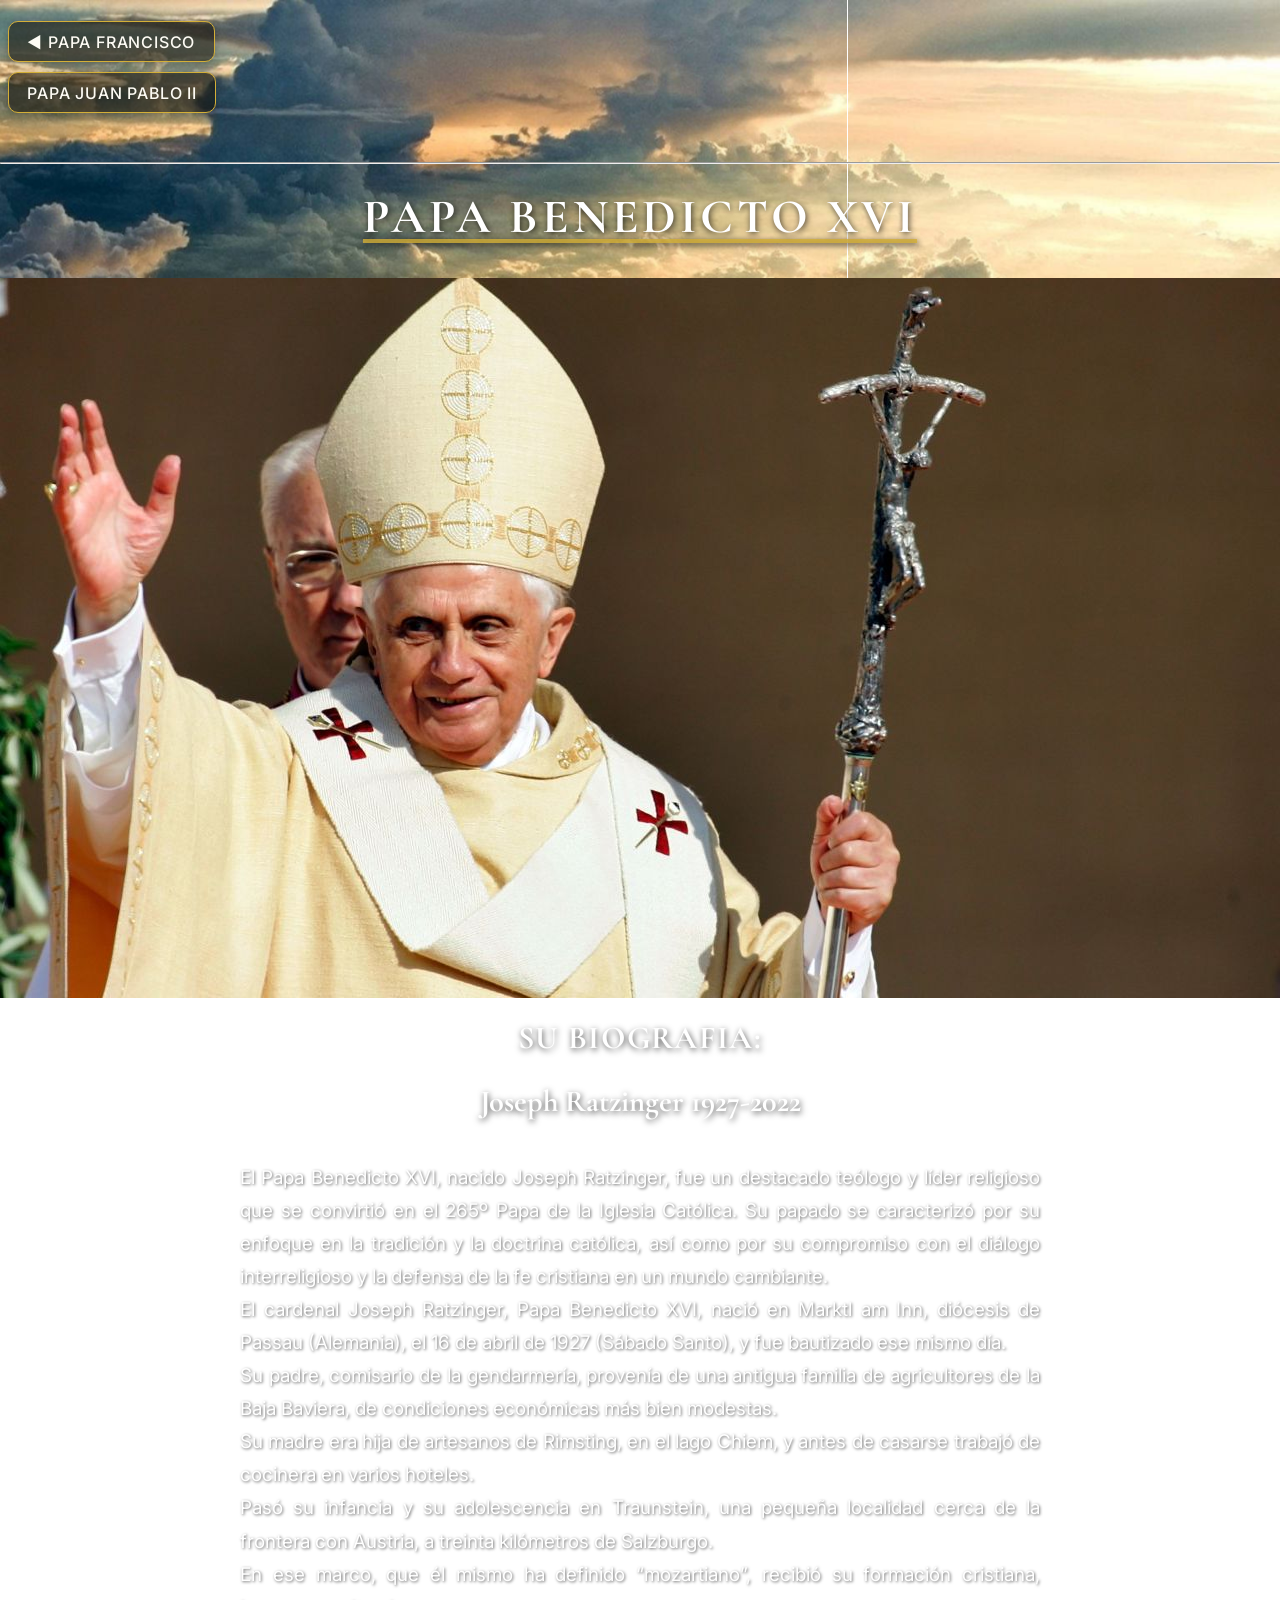
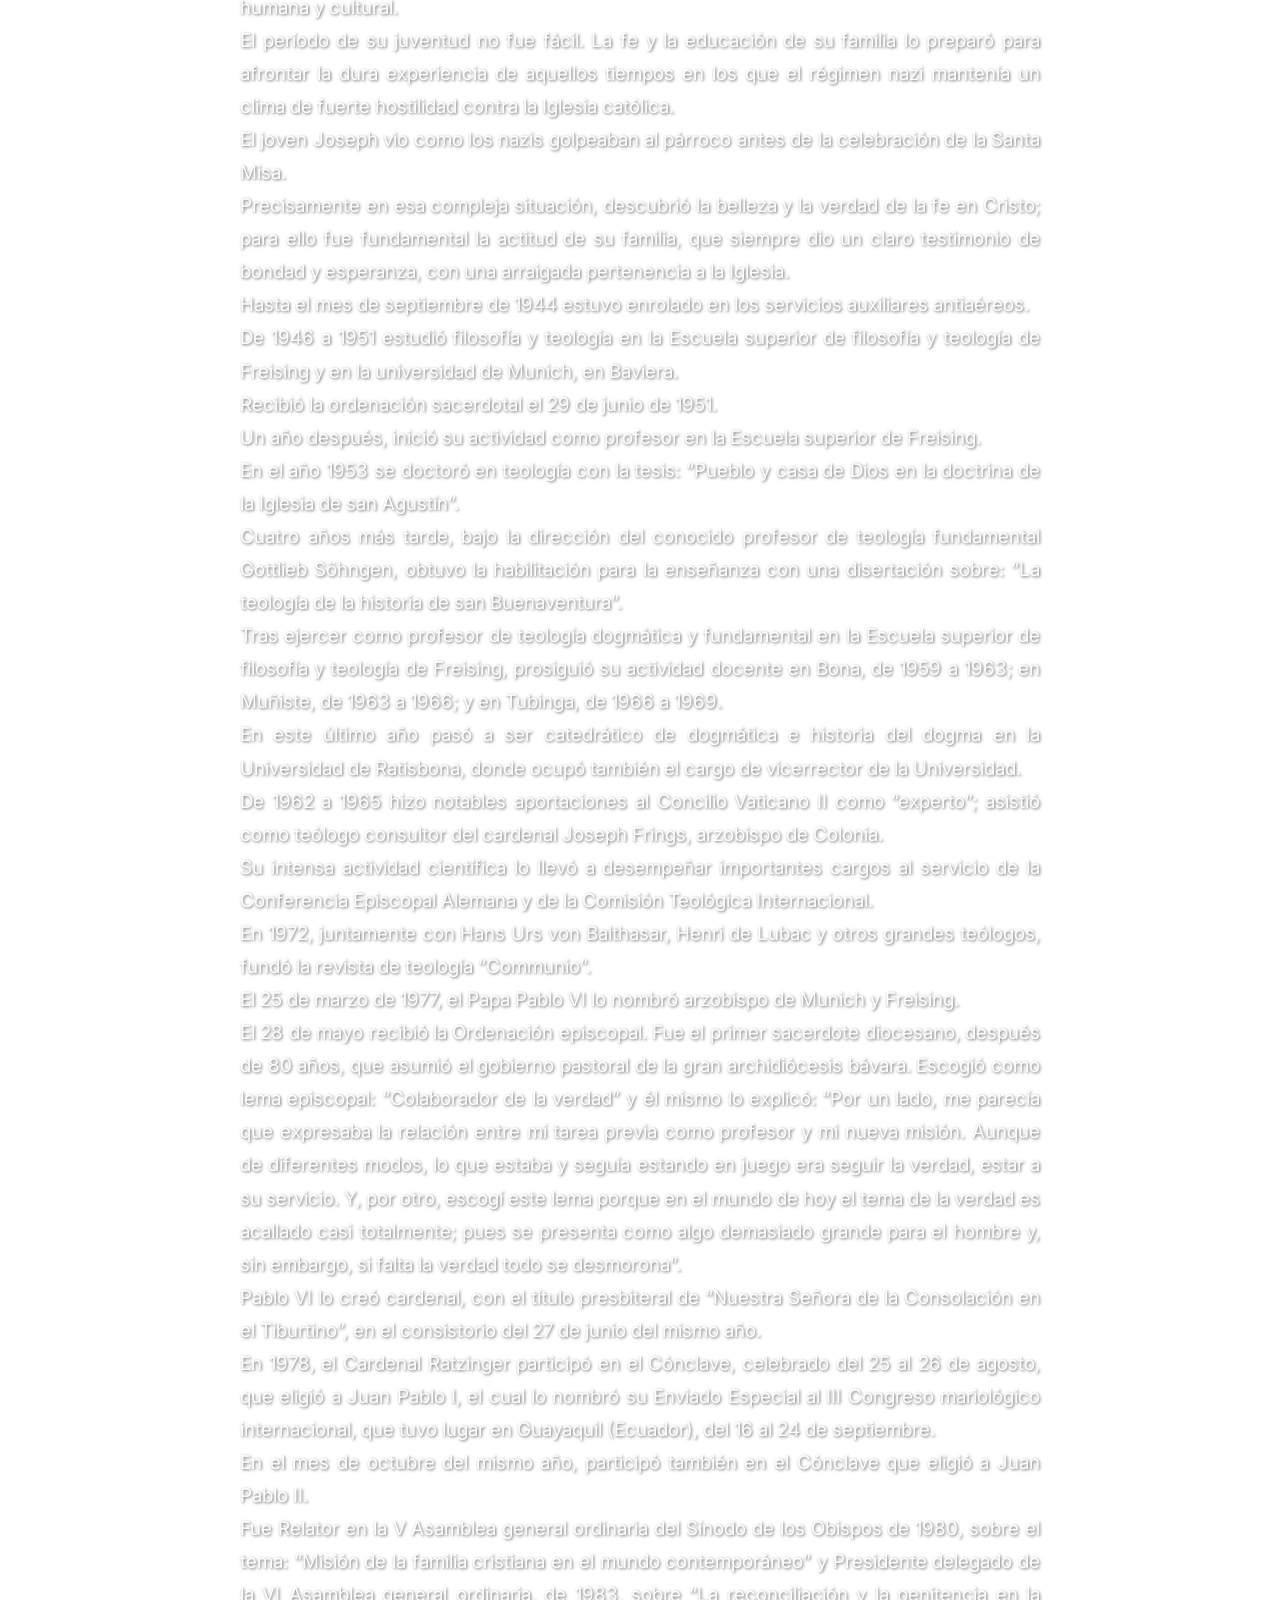
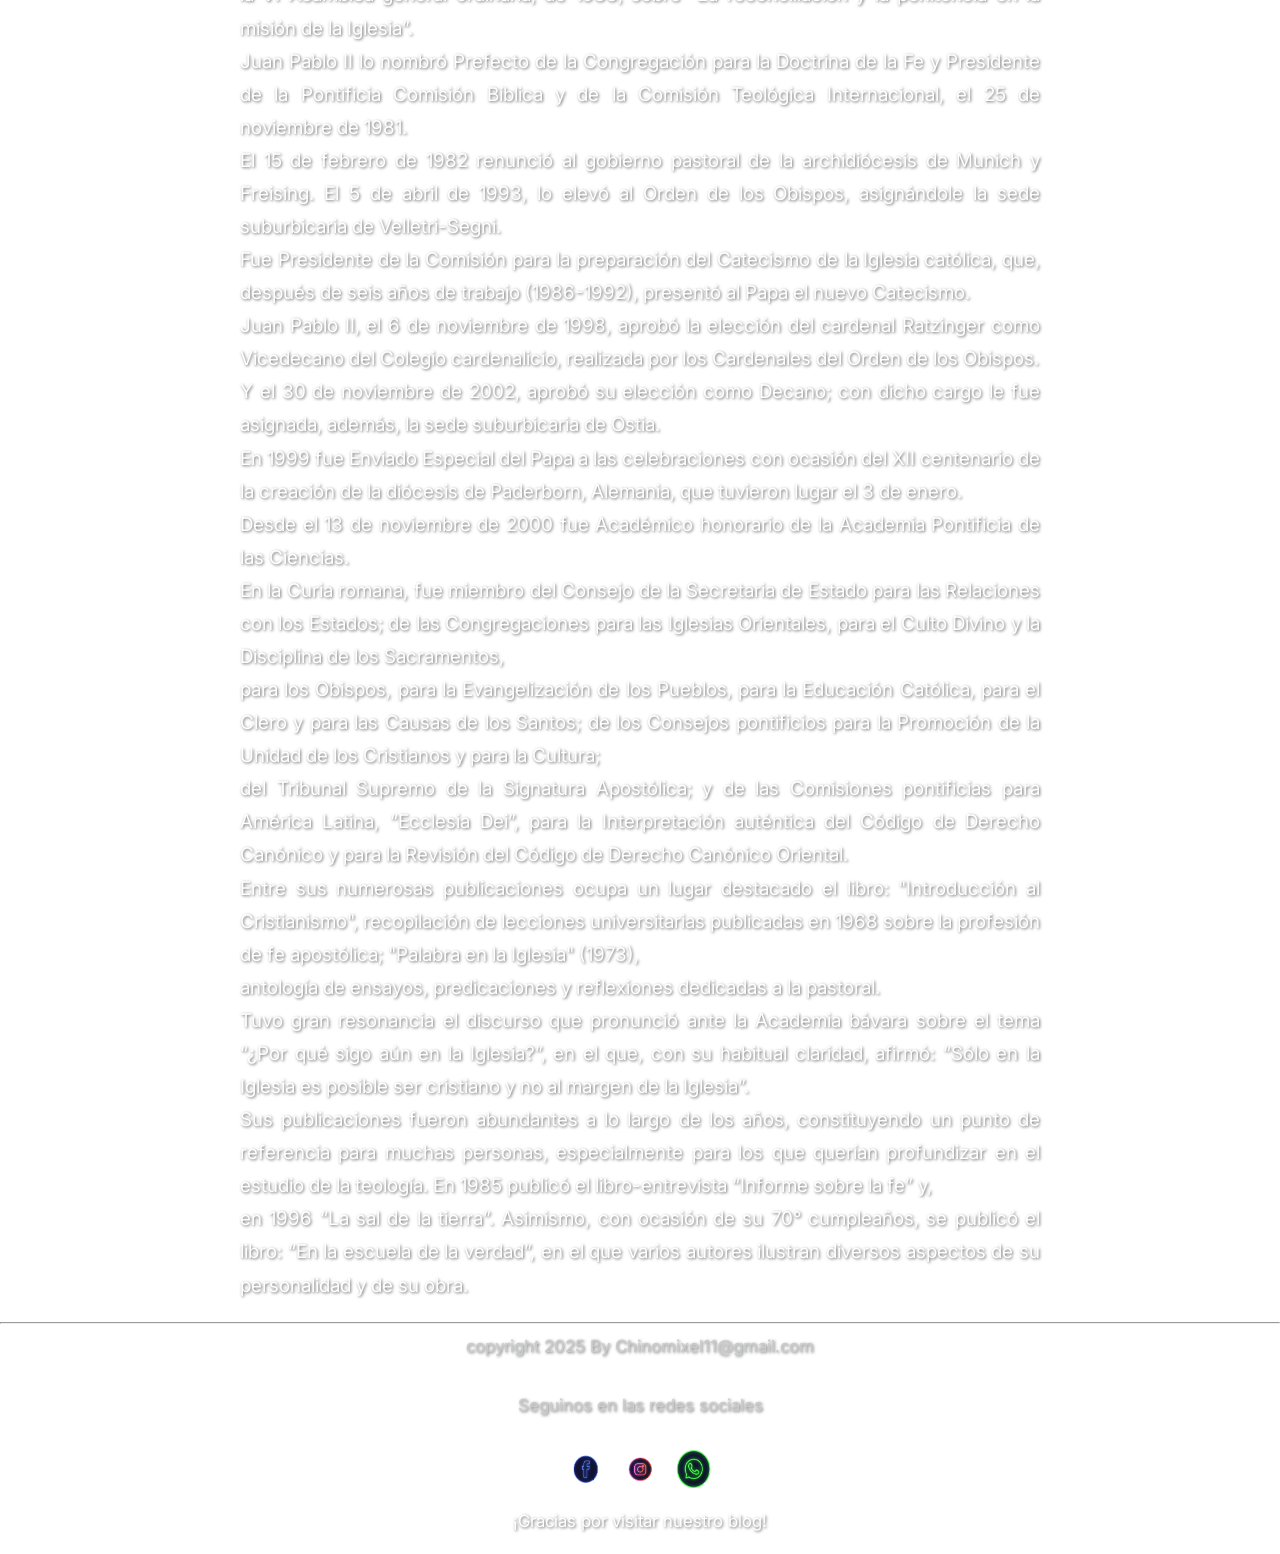
<file: Papa-Benedicto16.html>
<!DOCTYPE html>
<html lang="es">
<head>
    <meta charset="UTF-8">
    <meta name="viewport" content="width=device-width, initial-scale=1.0">
    <title>Papa Benedicto 16</title>
    <link rel="stylesheet" href="style.css" />
    <link rel="preconnect" href="https://fonts.googleapis.com" />
    <link rel="preconnect" href="https://fonts.gstatic.com" crossorigin />
    <link href="https://fonts.googleapis.com/css2?family=Cormorant+Garamond:ital,wght@0,500;0,600;0,700;1,500&family=Inter:wght@400;500;600;700&display=swap" rel="stylesheet" />
</head>
<body>
    <header>
        <nav>
            <ul>
                <li><a href="index.html">&#9668 PAPA FRANCISCO</a><br>
                    <a href="Papa-JuanPll.html">PAPA JUAN PABLO II</a> <br>
                </li>
            </ul>
        </nav>
        <br>
        <hr>
           <H1 style="text-align: center;">PAPA BENEDICTO XVI</H1>
        <img src="PAPA BENEDICTO 16.jpg" alt="PAPA BEN. FOTO 1" width="100%" height="auto">
        
    </header>
    <main>
        <h2>SU BIOGRAFIA:</h2>
        <h4>Joseph Ratzinger 1927-2022</h4>
        <div class="biografia">

    <p>
        El Papa Benedicto XVI, nacido Joseph Ratzinger, fue un destacado teólogo y líder religioso que se convirtió en el 265º Papa de la Iglesia Católica. Su papado se caracterizó por su enfoque en la tradición y la doctrina católica, así como por su compromiso con el diálogo interreligioso y la defensa de la fe cristiana en un mundo cambiante. <br>
    
        El cardenal Joseph Ratzinger, Papa Benedicto XVI, nació en Marktl am Inn, diócesis de Passau (Alemania), el 16 de abril de 1927 (Sábado Santo), y fue bautizado ese mismo día. <br>
    
        Su padre, comisario de la gendarmería, provenía de una antigua familia de agricultores de la Baja Baviera, de condiciones económicas más bien modestas. <br>
    
        Su madre era hija de artesanos de Rimsting, en el lago Chiem, y antes de casarse trabajó de cocinera en varios hoteles. <br>

        Pasó su infancia y su adolescencia en Traunstein, una pequeña localidad cerca de la frontera con Austria, a treinta kilómetros de Salzburgo. <br>

        En ese marco, que él mismo ha definido “mozartiano”, recibió su formación cristiana, humana y cultural. <br>

        El período de su juventud no fue fácil. La fe y la educación de su familia lo preparó para afrontar la dura experiencia de aquellos tiempos en los que el régimen nazi mantenía un clima de fuerte hostilidad contra la Iglesia católica. <br>
        
        El joven Joseph vio como los nazis golpeaban al párroco antes de la celebración de la Santa Misa. <br>

        Precisamente en esa compleja situación, descubrió la belleza y la verdad de la fe en Cristo; para ello fue fundamental la actitud de su familia, que siempre dio un claro testimonio de bondad y esperanza, con una arraigada pertenencia a la Iglesia. <br>

        Hasta el mes de septiembre de 1944 estuvo enrolado en los servicios auxiliares antiaéreos. <br>

        De 1946 a 1951 estudió filosofía y teología en la Escuela superior de filosofía y teología de Freising y en la universidad de Munich, en Baviera. <br>

        Recibió la ordenación sacerdotal el 29 de junio de 1951. <br>   

        Un año después, inició su actividad como profesor en la Escuela superior de Freising. <br>

        En el año 1953 se doctoró en teología con la tesis: “Pueblo y casa de Dios en la doctrina de la Iglesia de san Agustín”. <br>

        Cuatro años más tarde, bajo la dirección del conocido profesor de teología fundamental Gottlieb Söhngen, obtuvo la habilitación para la enseñanza con una disertación sobre: “La teología de la historia de san Buenaventura”. <br>

        Tras ejercer como profesor de teología dogmática y fundamental en la Escuela superior de filosofía y teología de Freising, prosiguió su actividad docente en Bona, de 1959 a 1963; en Muñiste, de 1963 a 1966; y en Tubinga, de 1966 a 1969. <br>
        
        En este último año pasó a ser catedrático de dogmática e historia del dogma en la Universidad de Ratisbona, donde ocupó también el cargo de vicerrector de la Universidad. <br>

        De 1962 a 1965 hizo notables aportaciones al Concilio Vaticano II como “experto”; asistió como teólogo consultor del cardenal Joseph Frings, arzobispo de Colonia. <br>

        Su intensa actividad científica lo llevó a desempeñar importantes cargos al servicio de la Conferencia Episcopal Alemana y de la Comisión Teológica Internacional. <br>

        En 1972, juntamente con Hans Urs von Balthasar, Henri de Lubac y otros grandes teólogos, fundó la revista de teología “Communio”. <br>

        El 25 de marzo de 1977, el Papa Pablo VI lo nombró arzobispo de Munich y Freising. <br>

        El 28 de mayo recibió la Ordenación episcopal. Fue el primer sacerdote diocesano, después de 80 años, que asumió el gobierno pastoral de la gran archidiócesis bávara. Escogió como lema episcopal: “Colaborador de la verdad” y él mismo lo explicó: “Por un lado, me parecía que expresaba la relación entre mi tarea previa como profesor y mi nueva misión. Aunque de diferentes modos, lo que estaba y seguía estando en juego era seguir la verdad, estar a su servicio. Y, por otro, escogí este lema porque en el mundo de hoy el tema de la verdad es acallado casi totalmente; pues se presenta como algo demasiado grande para el hombre y, sin embargo, si falta la verdad todo se desmorona”. <br>

        Pablo VI lo creó cardenal, con el título presbiteral de “Nuestra Señora de la Consolación en el Tiburtino”, en el consistorio del 27 de junio del mismo año. <br>

        En 1978, el Cardenal Ratzinger participó en el Cónclave, celebrado del 25 al 26 de agosto, que eligió a Juan Pablo I, el cual lo nombró su Enviado Especial al III Congreso mariológico internacional, que tuvo lugar en Guayaquil (Ecuador), del 16 al 24 de septiembre. <br>

        En el mes de octubre del mismo año, participó también en el Cónclave que eligió a Juan Pablo II. <br>

        Fue Relator en la V Asamblea general ordinaria del Sínodo de los Obispos de 1980, sobre el tema: “Misión de la familia cristiana en el mundo contemporáneo” y Presidente delegado de la VI Asamblea general ordinaria, de 1983, sobre “La reconciliación y la penitencia en la misión de la Iglesia”. <br>

        Juan Pablo II lo nombró Prefecto de la Congregación para la Doctrina de la Fe y Presidente de la Pontificia Comisión Bíblica y de la Comisión Teológica Internacional, el 25 de noviembre de 1981. <br>

        El 15 de febrero de 1982 renunció al gobierno pastoral de la archidiócesis de Munich y Freising. El 5 de abril de 1993, lo elevó al Orden de los Obispos, asignándole la sede suburbicaria de Velletri-Segni. <br>

        Fue Presidente de la Comisión para la preparación del Catecismo de la Iglesia católica, que, después de seis años de trabajo (1986-1992), presentó al Papa el nuevo Catecismo. <br>

        Juan Pablo II, el 6 de noviembre de 1998, aprobó la elección del cardenal Ratzinger como Vicedecano del Colegio cardenalicio, realizada por los Cardenales del Orden de los Obispos. <br> 

        Y el 30 de noviembre de 2002, aprobó su elección como Decano; con dicho cargo le fue asignada, además, la sede suburbicaria de Ostia. <br>

        En 1999 fue Enviado Especial del Papa a las celebraciones con ocasión del XII centenario de la creación de la diócesis de Paderborn, Alemania, que tuvieron lugar el 3 de enero. <br>

        Desde el 13 de noviembre de 2000 fue Académico honorario de la Academia Pontificia de las Ciencias. <br>

        En la Curia romana, fue miembro del Consejo de la Secretaria de Estado para las Relaciones con los Estados; de las Congregaciones para las Iglesias Orientales, para el Culto Divino y la Disciplina de los Sacramentos, <br>

        para los Obispos, para la Evangelización de los Pueblos, para la Educación Católica, para el Clero y para las Causas de los Santos; de los Consejos pontificios para la Promoción de la Unidad de los Cristianos y para la Cultura; <br>

        del Tribunal Supremo de la Signatura Apostólica; y de las Comisiones pontificias para América Latina, “Ecclesia Dei”, para la Interpretación auténtica del Código de Derecho Canónico y para la Revisión del Código de Derecho Canónico Oriental. <br>

        Entre sus numerosas publicaciones ocupa un lugar destacado el libro: "Introducción al Cristianismo", recopilación de lecciones universitarias publicadas en 1968 sobre la profesión de fe apostólica; "Palabra en la Iglesia" (1973), <br>

        antología de ensayos, predicaciones y reflexiones dedicadas a la pastoral. <br>

        Tuvo gran resonancia el discurso que pronunció ante la Academia bávara sobre el tema “¿Por qué sigo aún en la Iglesia?”, en el que, con su habitual claridad, afirmó: “Sólo en la Iglesia es posible ser cristiano y no al margen de la Iglesia”. <br>

        Sus publicaciones fueron abundantes a lo largo de los años, constituyendo un punto de referencia para muchas personas, especialmente para los que querían profundizar en el estudio de la teología. En 1985 publicó el libro-entrevista “Informe sobre la fe” y, <br>

        en 1996 “La sal de la tierra”. Asimismo, con ocasión de su 70° cumpleaños, se publicó el libro: “En la escuela de la verdad”, en el que varios autores ilustran diversos aspectos de su personalidad y de su obra. <br>
</p>


</div>
        















    </main>
    
    <footer>
      <hr />
      <p style="text-align: center; color: rgb(201, 204, 202)">
        copyright 2025 By Chinomixel11@gmail.com
        <br />
        <br />
        Seguinos en las redes sociales
        <br />
      </p>
      <article style="text-align: center">
        <img src="logo facebook.png" alt="logo facebook" />
        <img src="logo instagram.png" alt="logo instagram" />
        <img src="logo whatsapp.png" alt="logo whatsapp" />
      </article>
      <p>¡Gracias por visitar nuestro blog!</p>
    </footer>
</body>
</html>
</file>
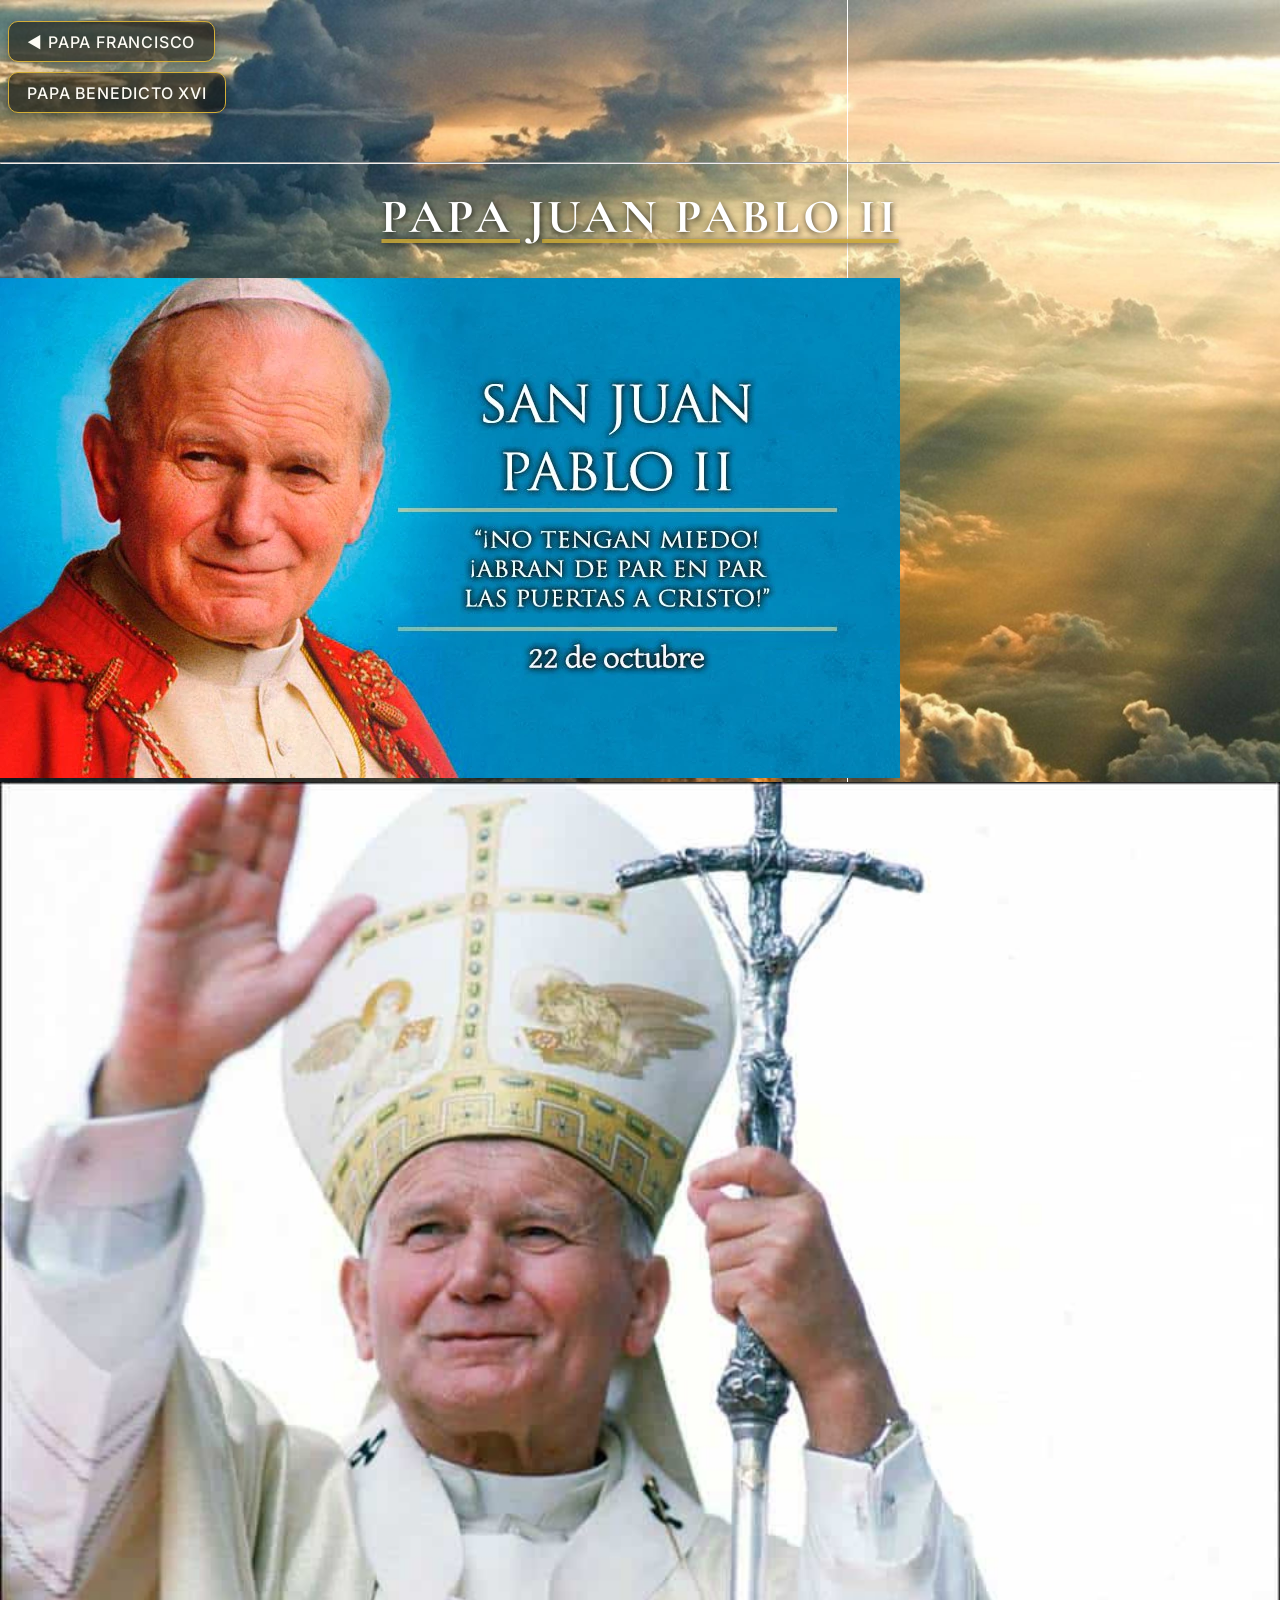
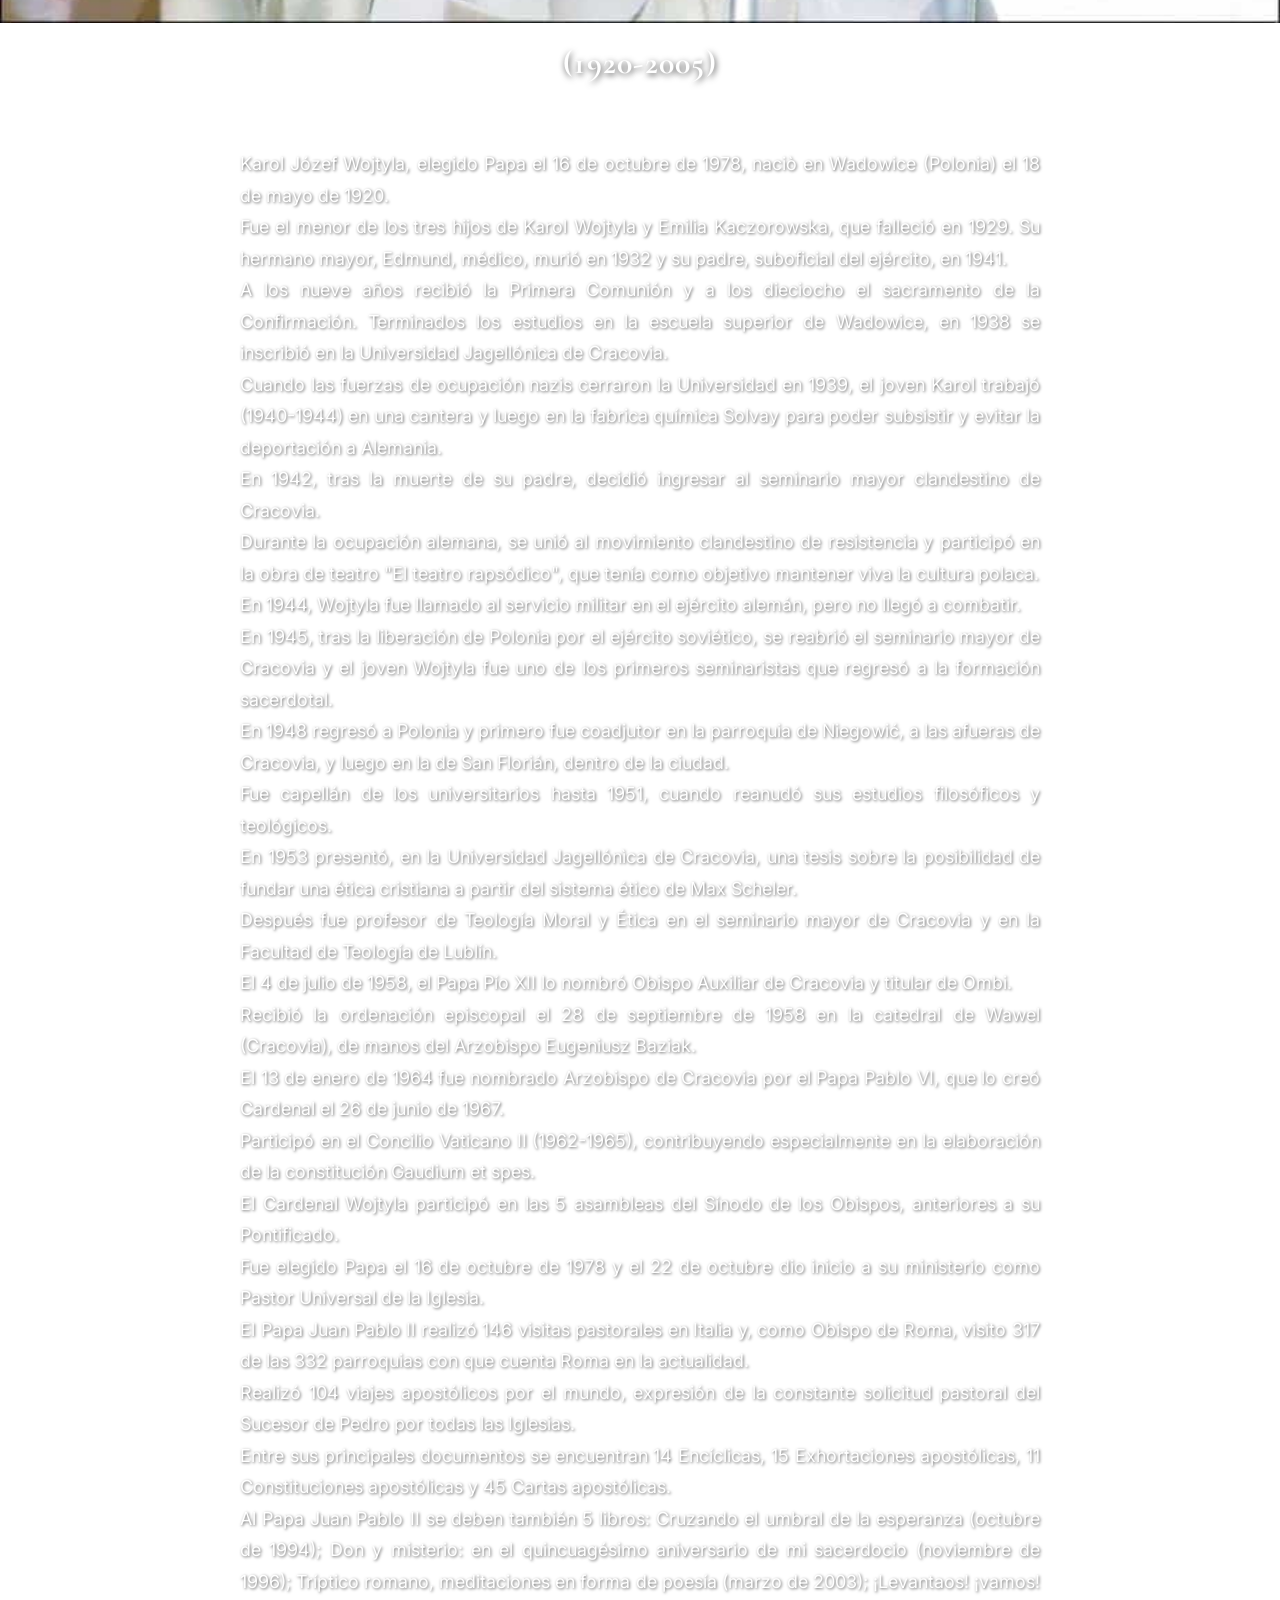
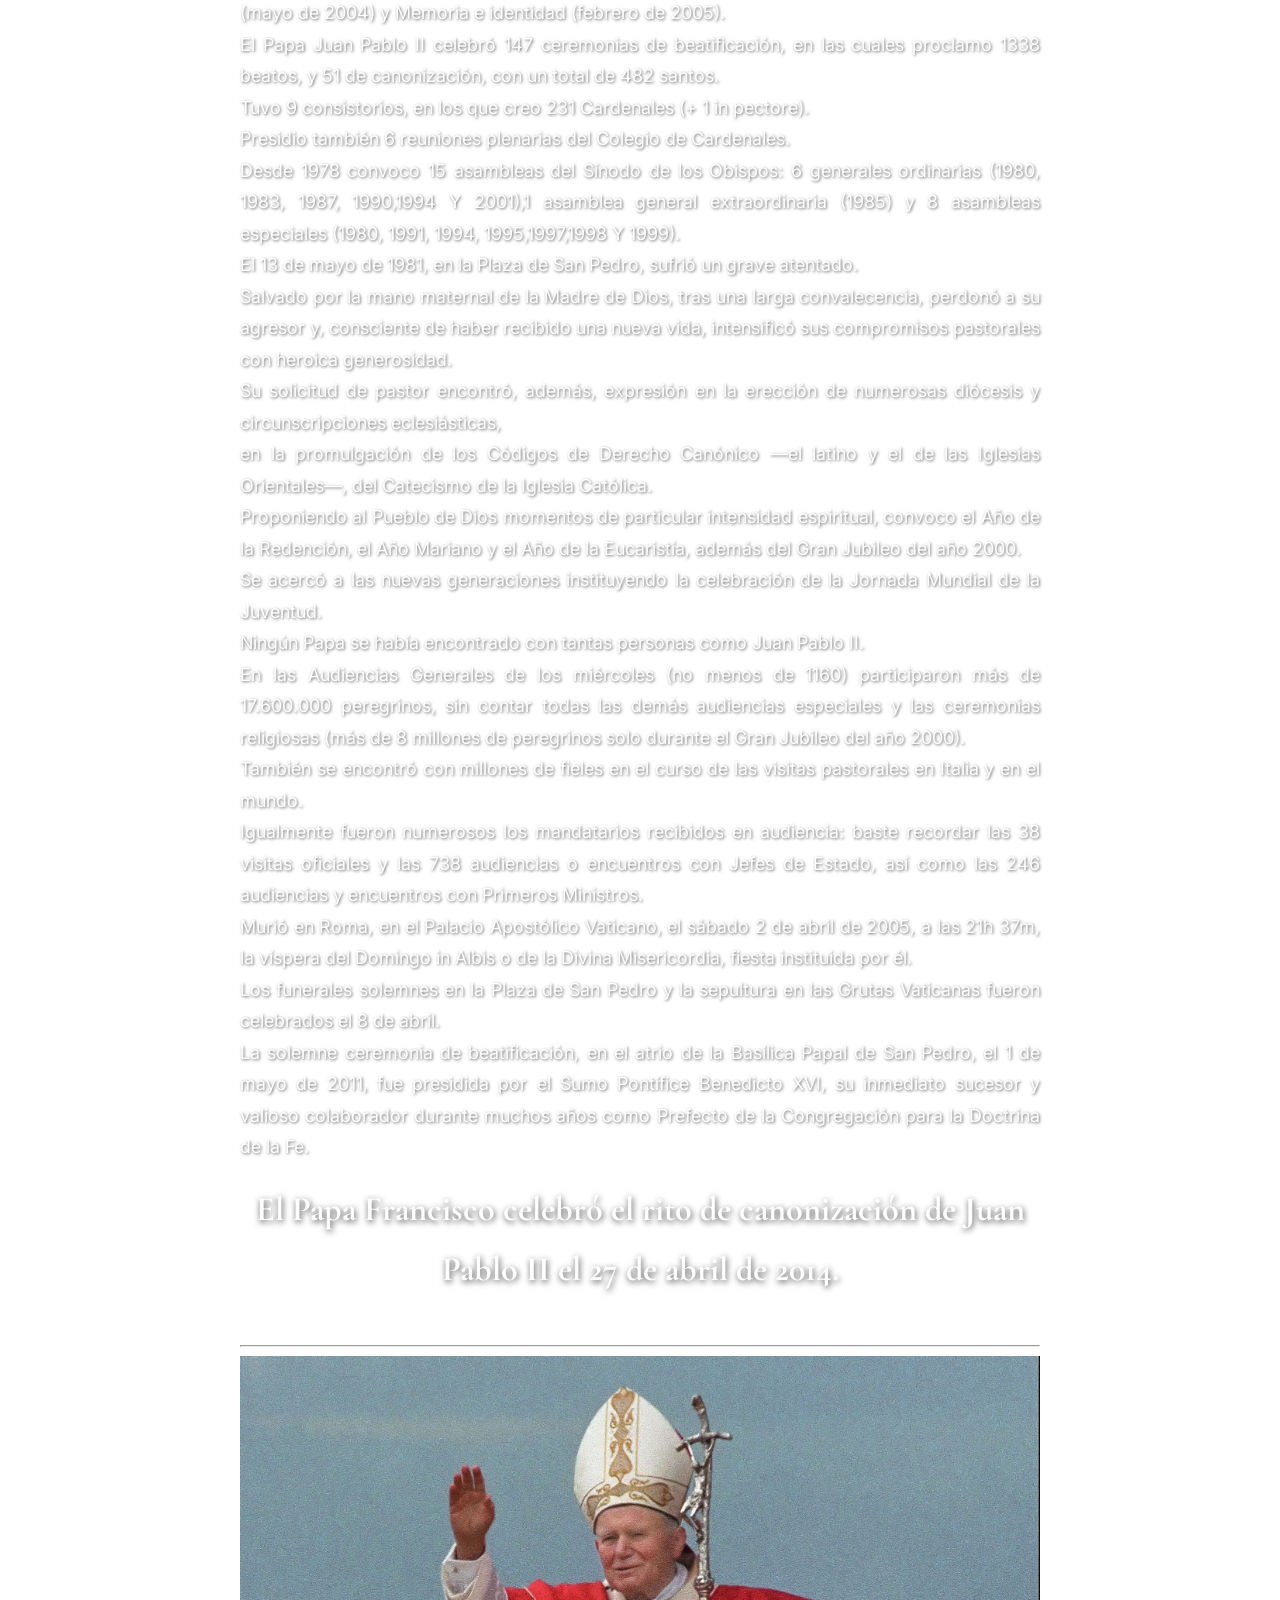
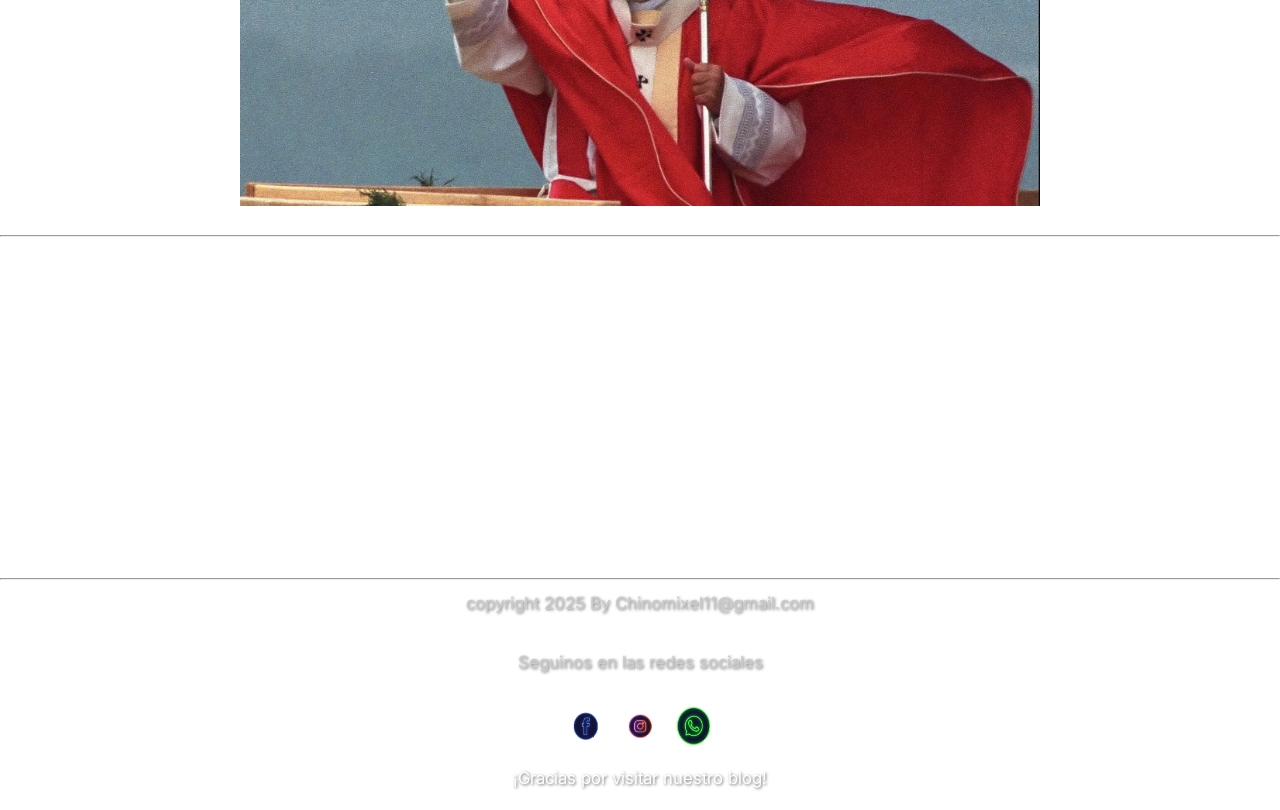
<file: Papa-JuanPll.html>
<!DOCTYPE html>
<html lang="es">
<head>
    <meta charset="UTF-8">
    <meta name="viewport" content="width=device-width, initial-scale=1.0">
    <title>PAPA JUAN PABLO SEGUNDO</title>
    <link rel="stylesheet" href="style.css" />
    <link rel="preconnect" href="https://fonts.googleapis.com" />
    <link rel="preconnect" href="https://fonts.gstatic.com" crossorigin />
    <link href="https://fonts.googleapis.com/css2?family=Cormorant+Garamond:ital,wght@0,500;0,600;0,700;1,500&family=Inter:wght@400;500;600;700&display=swap" rel="stylesheet" />
</head>
<body>
    <header>
        <nav>
            <ul>
                <li><a href="index.html">&#9668 PAPA FRANCISCO</a><br>
                    <a href="Papa-Benedicto16.html">PAPA BENEDICTO XVI</a> <br>
                </li>
            </ul>
        </nav>
        <br>
        <hr>
         <H1 style="text-align: center;">PAPA JUAN PABLO II</H1>
        <img src="JUAN PABLO 2.webp" alt="">
        <img src="PAPA JUAN PABLO 2.jpg" alt="IMAGEN 1" width="100%" height="auto">
        <h2 style="text-align: center;">(1920-2005)</h2>
            <br>
    </header>
    <main>
        <section id="TEXTO DE LA BIOGRAFIA" class="biografia">
        Karol Józef Wojtyla, elegido Papa el 16 de octubre de 1978, naciò en Wadowice (Polonia) el 18 de mayo de 1920. <br>
        
        Fue el menor de los tres hijos de Karol Wojtyla y Emilia Kaczorowska, que falleció en 1929. Su hermano mayor, Edmund, médico, murió en 1932 y su padre, suboficial del ejército, en 1941. <br>

        A los nueve años recibió la Primera Comunión y a los dieciocho el sacramento de la Confirmación. Terminados los estudios en la escuela superior de Wadowice, en 1938 se inscribió en la Universidad Jagellónica de Cracovia. <br>

        Cuando las fuerzas de ocupación nazis cerraron la Universidad en 1939, el joven Karol trabajó (1940-1944) en una cantera y luego en la fabrica química Solvay para poder subsistir y evitar la deportación a Alemania. <br>

        En 1942, tras la muerte de su padre, decidió ingresar al seminario mayor clandestino de Cracovia. <br>

        Durante la ocupación alemana, se unió al movimiento clandestino de resistencia y participó en la obra de teatro "El teatro rapsódico", que tenía como objetivo mantener viva la cultura polaca. <br>            

        En 1944, Wojtyla fue llamado al servicio militar en el ejército alemán, pero no llegó a combatir. <br>
        
        En 1945, tras la liberación de Polonia por el ejército soviético, se reabrió el seminario mayor de Cracovia y el joven Wojtyla fue uno de los primeros seminaristas que regresó a la formación sacerdotal. <br>    
        
        En 1948 regresó a Polonia y primero fue coadjutor en la parroquia de Niegowić, a las afueras de Cracovia, y luego en la de San Florián, dentro de la ciudad. <br>

        Fue capellán de los universitarios hasta 1951, cuando reanudó sus estudios filosóficos y teológicos. <br>

        En 1953 presentó, en la Universidad Jagellónìca de Cracovia, una tesis sobre la posibilidad de fundar una ética cristiana a partir del sistema ético de Max Scheler. <br>

        Después fue profesor de Teología Moral y Ética en el seminario mayor de Cracovia y en la Facultad de Teología de Lublín. <br>

        El 4 de julio de 1958, el Papa Pío XII lo nombró Obispo Auxiliar de Cracovia y titular de Ombi. <br>

        Recibió la ordenación episcopal el 28 de septiembre de 1958 en la catedral de Wawel (Cracovia), de manos del Arzobispo Eugeniusz Baziak. <br>

        El 13 de enero de 1964 fue nombrado Arzobispo de Cracovia por el Papa Pablo VI, que lo creó Cardenal el 26 de junio de 1967. <br>

        Participó en el Concilio Vaticano II (1962-1965), contribuyendo especialmente en la elaboración de la constitución Gaudium et spes. <br>

        El Cardenal Wojtyla participó en las 5 asambleas del Sínodo de los Obispos, anteriores a su Pontificado. <br>

        Fue elegido Papa el 16 de octubre de 1978 y el 22 de octubre dio inicio a su ministerio como Pastor Universal de la Iglesia. <br>

        El Papa Juan Pablo Il realizó 146 visitas pastorales en Italia y, como Obispo de Roma, visito 317 de las 332 parroquias con que cuenta Roma en la actualidad. <br>

        Realizó 104 viajes apostólicos por el mundo, expresión de la constante solicitud pastoral del Sucesor de Pedro por todas las Iglesias. <br>

        Entre sus principales documentos se encuentran 14 Encíclicas, 15 Exhortaciones apostólicas, 11 Constituciones apostólicas y 45 Cartas apostólicas. <br>

        Al Papa Juan Pablo II se deben también 5 libros: Cruzando el umbral de la esperanza (octubre de 1994); Don y misterio: en el quincuagésimo aniversario de mi sacerdocio (noviembre de 1996); Tríptico romano, meditaciones en forma de poesía (marzo de 2003); ¡Levantaos! ¡vamos! (mayo de 2004) y Memoria e identidad (febrero de 2005). <br>

        El Papa Juan Pablo II celebró 147 ceremonias de beatificación, en las cuales proclamo 1338 beatos, y 51 de canonización, con un total de 482 santos. <br>

        Tuvo 9 consistorios, en los que creo 231 Cardenales (+ 1 in pectore). <br>

        Presidio también 6 reuniones plenarias del Colegio de Cardenales. <br>

        Desde 1978 convoco 15 asambleas del Sínodo de los Obispos: 6 generales ordinarias (1980, 1983, 1987, 1990,1994 Y 2001),1 asamblea general extraordinaria (1985) y 8 asambleas especiales (1980, 1991, 1994, 1995,1997,1998 Y 1999). <br>

        El 13 de mayo de 1981, en la Plaza de San Pedro, sufrió un grave atentado. <br> 

        Salvado por la mano maternal de la Madre de Dios, tras una larga convalecencia, perdonó a su agresor y, consciente de haber recibido una nueva vida, intensificó sus compromisos pastorales con heroica generosidad. <br>

        Su solicitud de pastor encontró, además, expresión en la erección de numerosas diócesis y circunscripciones eclesiásticas, <br>

        en la promulgación de los Códigos de Derecho Canónico —el latino y el de las Iglesias Orientales—, del Catecismo de la Iglesia Católica. <br> 

        Proponiendo al Pueblo de Dios momentos de particular intensidad espiritual, convoco el Año de la Redención, el Año Mariano y el Año de la Eucaristía, además del Gran Jubileo del año 2000. <br> 

        Se acercó a las nuevas generaciones instituyendo la celebración de la Jornada Mundial de la Juventud. <br>

        Ningún Papa se había encontrado con tantas personas como Juan Pablo II. <br>

        En las Audiencias Generales de los miércoles (no menos de 1160) participaron más de 17.600.000 peregrinos, sin contar todas las demás audiencias especiales y las ceremonias religiosas (más de 8 millones de peregrinos solo durante el Gran Jubileo del año 2000). <br>

        También se encontró con millones de fieles en el curso de las visitas pastorales en Italia y en el mundo. <br>

        Igualmente fueron numerosos los mandatarios recibidos en audiencia: baste recordar las 38 visitas oficiales y las 738 audiencias o encuentros con Jefes de Estado, así como las 246 audiencias y encuentros con Primeros Ministros. <br>

        Murió en Roma, en el Palacio Apostólico Vaticano, el sábado 2 de abril de 2005, a las 21h 37m, la víspera del Domingo in Albis o de la Divina Misericordia, fiesta instituida por él. <br>

        Los funerales solemnes en la Plaza de San Pedro y la sepultura en las Grutas Vaticanas fueron celebrados el 8 de abril. <br>

        La solemne ceremonia de beatificación, en el atrio de la Basílica Papal de San Pedro, el 1 de mayo de 2011, fue presidida por el Sumo Pontífice Benedicto XVI, su inmediato sucesor y valioso colaborador durante muchos años como Prefecto de la Congregación para la Doctrina de la Fe.  <br>
        <h4>El Papa Francisco celebró el rito de canonización de Juan Pablo II  el 27 de abril de 2014.</h4>
        <hr>
        <img src="PAPA JUAN PABLO 2 - 3.jpg" alt="PAPA JUAN PABLO 2 CAPA ROJA" width="100%" height="auto">
        
        </section>
        <hr>
        <div class="video-container">
            <iframe width="560" height="315" src="https://www.youtube.com/embed/BaPYiF86Ed8?si=7ixR_VqQq8cJdKvy" title="YouTube video player" 
            frameborder="0" allow="accelerometer; autoplay; clipboard-write; encrypted-media; gyroscope; picture-in-picture; web-share" referrerpolicy="strict-origin-when-cross-origin" allowfullscreen></iframe>
        </div>
        </main>
    <footer>
      <hr />
      <p style="text-align: center; color: rgb(201, 204, 202)">
        copyright 2025 By Chinomixel11@gmail.com
        <br />
        <br />
        Seguinos en las redes sociales
        <br />
      </p>
      <article style="text-align: center">
        <img src="logo facebook.png" alt="logo facebook" />
        <img src="logo instagram.png" alt="logo instagram" />
        <img src="logo whatsapp.png" alt="logo whatsapp" />
      </article>
      <p>¡Gracias por visitar nuestro blog!</p>
    </footer>
        
    
    
</body>
</html>
</file>
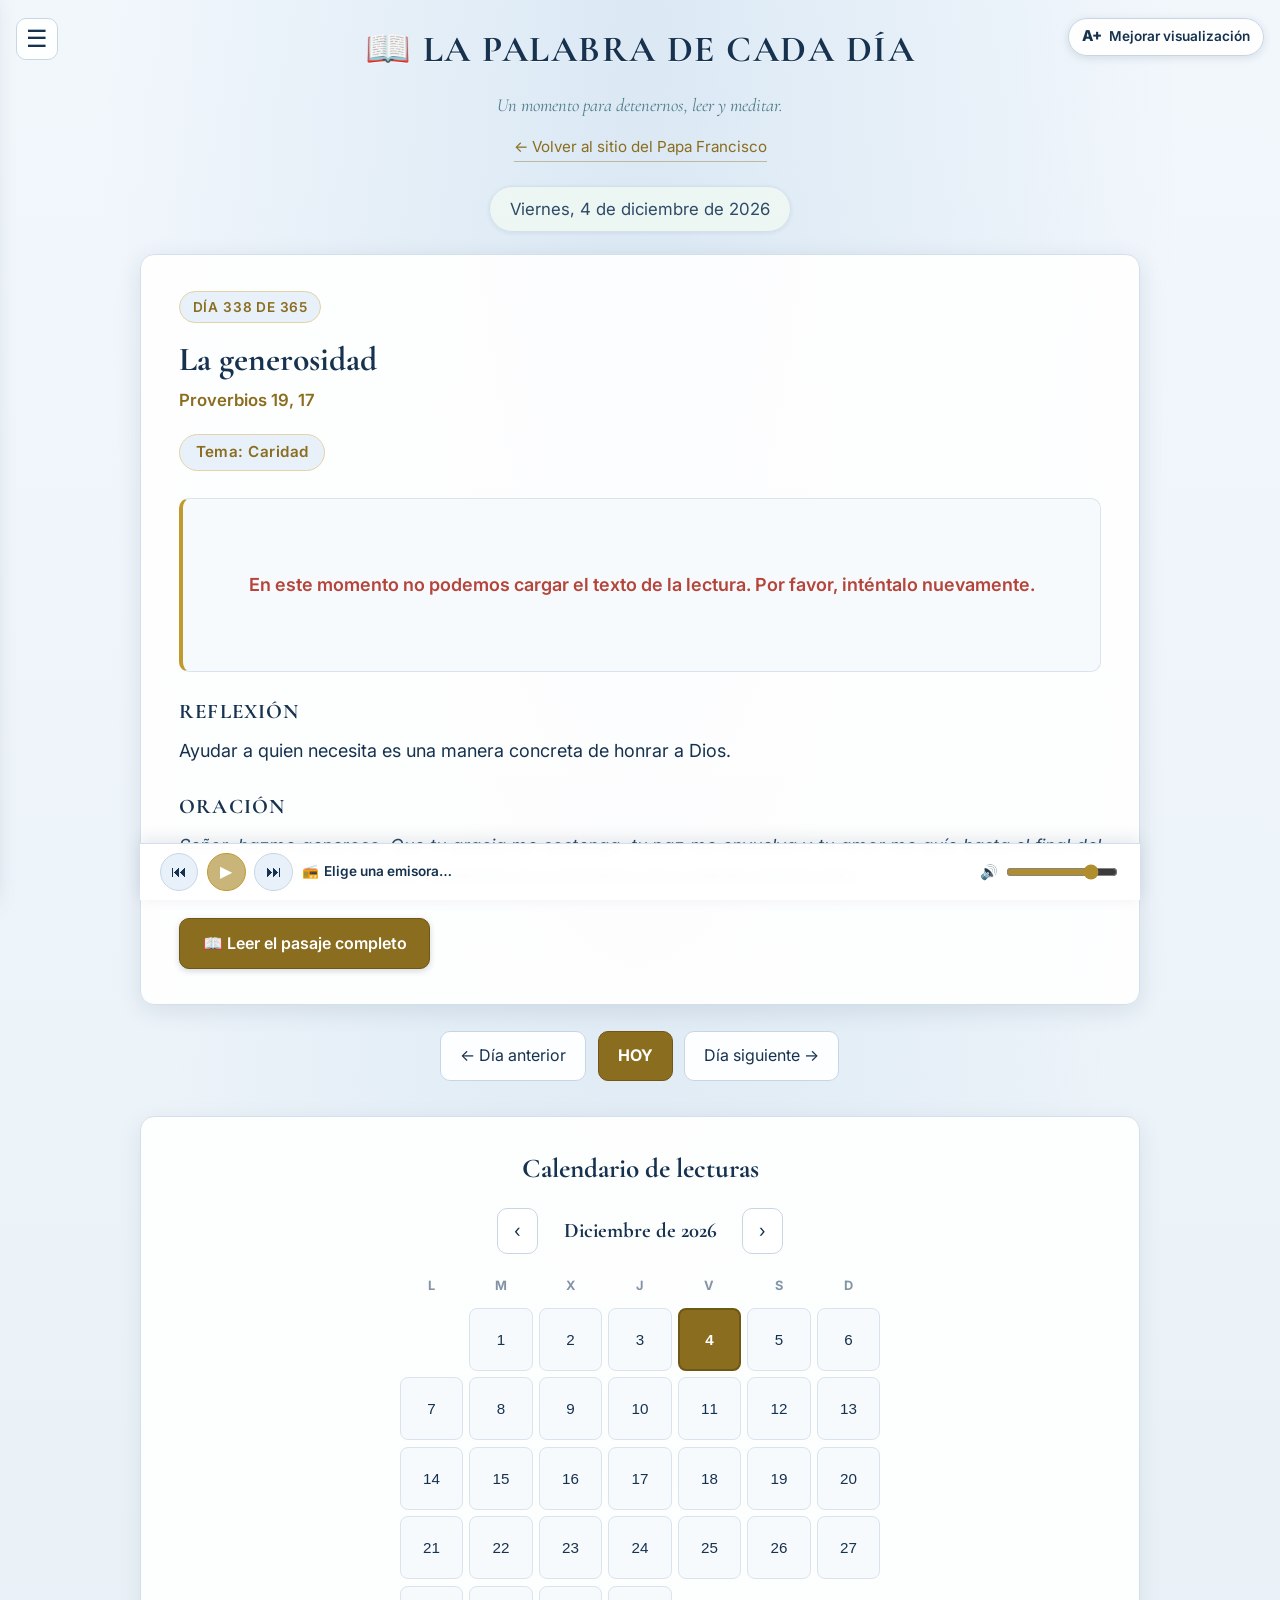
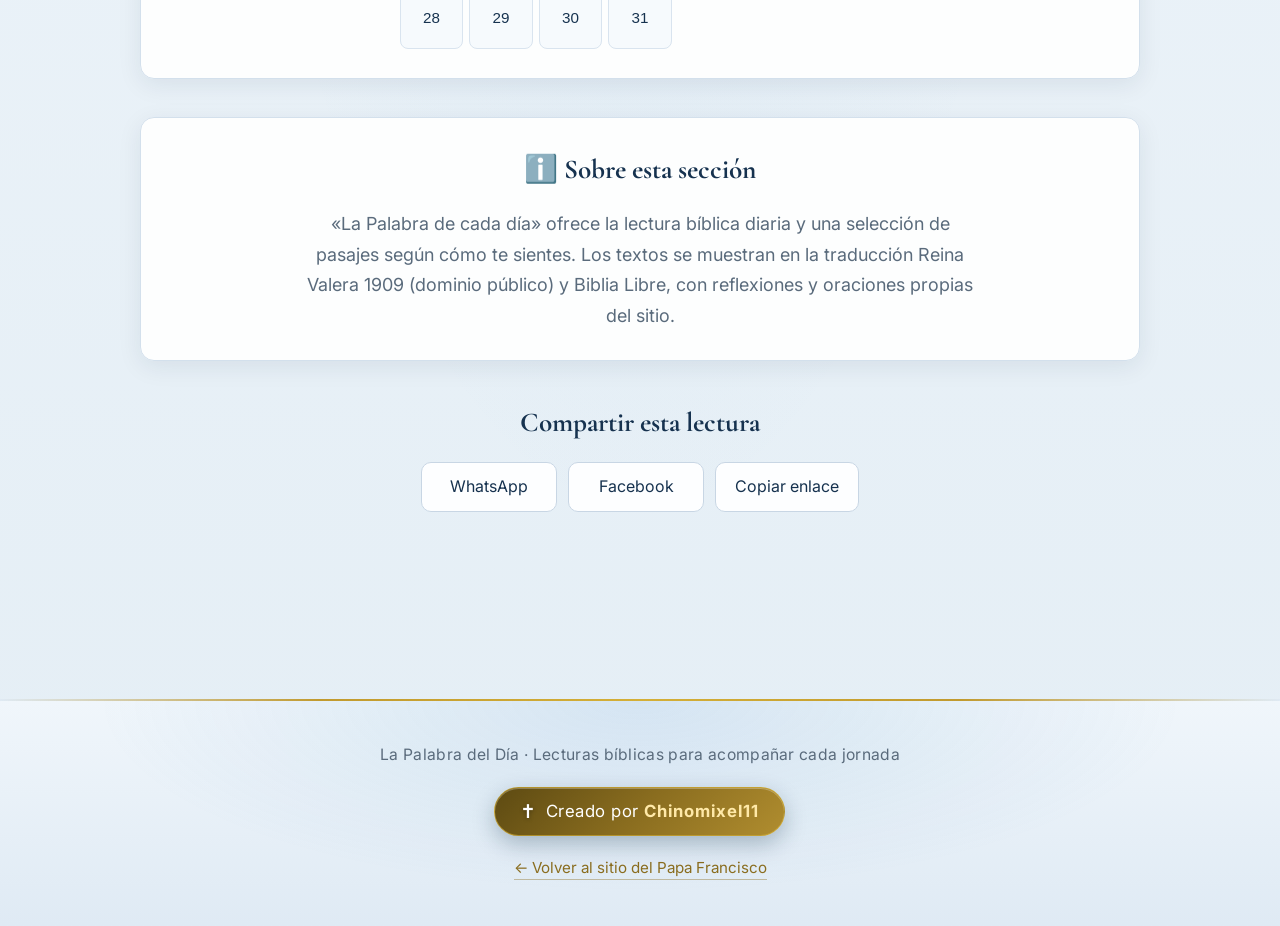
<file: palabra-del-dia/palabra-del-dia.html>
<!DOCTYPE html>
<html lang="es">
  <head>
    <meta http-equiv="Content-Type" content="text/html; charset=UTF-8" />
    <meta name="viewport" content="width=device-width, initial-scale=1.0" />
    <title>La Palabra del Día | Lectura Bíblica Diaria</title>
    <meta
      name="description"
      content="Una lectura bíblica diaria para detenernos, leer y meditar. Un momento de paz y reflexión para cada día del año, con referencia, versículo, reflexión y oración."
    />
    <link
      rel="canonical"
      href="https://chinomixel11.github.io/palabra-del-dia/palabra-del-dia.html"
    />
    <meta property="og:type" content="website" />
    <meta property="og:locale" content="es_ES" />
    <meta
      property="og:title"
      content="La Palabra del Día | Lectura Bíblica Diaria"
    />
    <meta
      property="og:description"
      content="Una lectura bíblica diaria para detenernos, leer y meditar. Un momento de paz y reflexión para cada día del año."
    />
    <meta
      property="og:url"
      content="https://chinomixel11.github.io/palabra-del-dia/palabra-del-dia.html"
    />
    <meta name="twitter:card" content="summary" />
    <link rel="stylesheet" href="palabra-del-dia.css?v=10" />
    <link rel="preconnect" href="https://fonts.googleapis.com" />
    <link rel="preconnect" href="https://fonts.gstatic.com" crossorigin />
    <link
      href="https://fonts.googleapis.com/css2?family=Cormorant+Garamond:ital,wght@0,500;0,600;0,700;1,500&family=Inter:wght@400;500;600;700&display=swap"
      rel="stylesheet"
    />
  </head>
  <body class="palabra-body">
    <a class="palabra-skip" href="#contenido">Saltar al contenido</a>

    <header class="palabra-header">
      <button
        id="menu-toggle"
        type="button"
        class="palabra-menu-toggle"
        aria-label="Abrir menú"
        aria-expanded="false"
        aria-controls="menu-lateral"
      >
        ☰
      </button>
      <button
        id="btn-accesible"
        type="button"
        class="palabra-accesible-btn"
        aria-pressed="false"
        aria-label="Mejorar visualización: texto más grande y legible"
        title="Mejorar visualización (texto grande)"
      >
        <span class="palabra-accesible-icon" aria-hidden="true">A+</span>
        <span class="palabra-accesible-texto">Mejorar visualización</span>
      </button>
      <div class="palabra-header-texto">
        <h1 class="palabra-titulo">📖 La Palabra de cada día</h1>
        <p class="palabra-subtitulo">Un momento para detenernos, leer y meditar.</p>
      </div>
      <nav class="palabra-volver" aria-label="Volver al sitio principal">
        <a href="../index.html">← Volver al sitio del Papa Francisco</a>
      </nav>
    </header>

    <div id="menu-overlay" class="palabra-menu-overlay" hidden></div>
    <nav
      id="menu-lateral"
      class="palabra-menu-lateral"
      aria-label="Menú de la sección"
      aria-hidden="true"
    >
      <div class="palabra-menu-cabeza">
        <span class="palabra-menu-titulo">📖 La Palabra de cada día</span>
        <button
          id="menu-cerrar"
          type="button"
          class="palabra-menu-cerrar"
          aria-label="Cerrar menú"
        >
          ✕
        </button>
      </div>
      <ul class="palabra-menu-lista">
        <li>
          <a href="#lectura-dia" data-menu-ir="lectura-dia">📖 Lectura del día</a>
        </li>
        <li>
          <a href="#emociones" data-menu-ir="emociones">❤️ Biblia según cómo te sientes</a>
        </li>
        <li>
          <a href="#calendario" data-menu-ir="calendario">📅 Lecturas del año</a>
        </li>
        <li>
          <a href="#emisoras" data-menu-ir="emisoras">📻 Emisoras FM online</a>
        </li>
        <li>
          <a href="#buscador-biblia" data-menu-ir="buscador-biblia">🔎 Buscar en la Biblia</a>
        </li>
        <li>
          <a href="#favoritos" data-menu-ir="favoritos">❤️ Mis favoritos</a>
        </li>
        <li>
          <a href="#sobre-seccion" data-menu-ir="sobre-seccion">ℹ️ Sobre esta sección</a>
        </li>
        <li>
          <a href="../index.html">← Volver al sitio principal</a>
        </li>
      </ul>
    </nav>

    <main id="contenido" class="palabra-page">
      <section id="lectura-dia" aria-label="Lectura del día">
        <section class="palabra-fecha" aria-live="polite">
          <p id="palabra-fecha" class="palabra-fecha-texto">…</p>
        </section>

        <section
          id="palabra-lectura"
          class="palabra-card"
          aria-live="polite"
        ></section>

        <nav class="palabra-navegacion" aria-label="Navegación entre lecturas">
          <button id="btn-prev" type="button" class="palabra-btn palabra-btn-nav">
            ← Día anterior
          </button>
          <button id="btn-hoy" type="button" class="palabra-btn palabra-btn-hoy">
            HOY
          </button>
          <button id="btn-next" type="button" class="palabra-btn palabra-btn-nav">
            Día siguiente →
          </button>
        </nav>
      </section>

      <section
        id="emociones"
        class="emociones-section"
        aria-label="Biblia según cómo te sientes"
        hidden
      >
        <a href="#lectura-dia" class="palabra-volver-modulo" data-volver="lectura-dia">← Volver a la lectura del día</a>
        <h2 class="palabra-h2">❤️ Biblia según cómo te sientes</h2>
        <p class="emociones-intro">
          Todos atravesamos diferentes momentos en la vida. Elige lo que estás
          viviendo hoy y encuentra una palabra de la Biblia para acompañarte.
        </p>
        <div id="emociones-grid" class="emociones-grid"></div>
        <div id="pasaje-view" class="pasaje-view" hidden></div>
      </section>

      <section id="calendario" class="palabra-calendario" aria-label="Calendario de lecturas">
        <h2 class="palabra-h2">Calendario de lecturas</h2>
        <div class="palabra-cal-toolbar">
          <button
            id="cal-prev"
            type="button"
            class="palabra-btn palabra-btn-cal"
            aria-label="Mes anterior"
          >
            ‹
          </button>
          <span id="cal-mes" class="palabra-cal-mes" aria-live="polite">…</span>
          <button
            id="cal-next"
            type="button"
            class="palabra-btn palabra-btn-cal"
            aria-label="Mes siguiente"
          >
            ›
          </button>
        </div>
        <div id="cal-grilla" class="palabra-cal-grilla" role="grid"></div>
      </section>

      <section
        id="buscador-biblia"
        class="buscador-section"
        aria-label="Buscar en la Biblia"
        hidden
      >
        <a href="#lectura-dia" class="palabra-volver-modulo" data-volver="lectura-dia">← Volver a la lectura del día</a>
        <h2 class="palabra-h2">🔎 Buscar en la Biblia</h2>
        <p class="buscador-intro">
          Busca una palabra, un tema, un libro o una referencia bíblica.
        </p>
        <form id="buscador-form" class="buscador-form" role="search">
          <input
            id="buscador-input"
            type="search"
            class="buscador-input"
            placeholder="🔎 Buscar en la Biblia…"
            autocomplete="off"
            aria-label="Buscar en la Biblia"
          />
          <button type="submit" class="buscador-btn">Buscar</button>
        </form>

        <div class="buscador-filtros">
          <label class="buscador-filtro" for="buscador-libro">
            Libro
            <select id="buscador-libro" class="buscador-select">
              <option value="">Todos</option>
            </select>
          </label>
          <fieldset class="buscador-testamento">
            <legend>Testamento</legend>
            <label><input type="radio" name="testamento" value="" checked /> Todos</label>
            <label><input type="radio" name="testamento" value="Antiguo" /> Antiguo</label>
            <label><input type="radio" name="testamento" value="Nuevo" /> Nuevo</label>
            <label><input type="radio" name="testamento" value="Deuterocanónico" /> Deuterocanónico</label>
          </fieldset>
        </div>

        <div id="buscador-recientes" class="buscador-recientes" hidden></div>
        <div id="buscador-sugerencias" class="buscador-sugerencias"></div>
        <div id="buscador-estado" class="buscador-estado" aria-live="polite"></div>
        <div id="buscador-resultados" class="buscador-resultados"></div>
        <div id="buscador-mas" class="buscador-mas" hidden>
          <button id="btn-cargar-mas" type="button" class="buscador-btn">
            Cargar más
          </button>
        </div>
      </section>

      <section
        id="favoritos"
        class="favoritos-section"
        aria-label="Mis favoritos"
        hidden
      >
        <a href="#lectura-dia" class="palabra-volver-modulo" data-volver="lectura-dia">← Volver a la lectura del día</a>
        <h2 class="palabra-h2">❤️ Mis favoritos</h2>
        <p id="favoritos-vacio" class="favoritos-vacio">
          Todavía no has guardado pasajes. Cuando guardes uno, aparecerá aquí.
        </p>
        <div id="favoritos-grid" class="favoritos-grid"></div>
      </section>

      <section
        id="emisoras"
        class="emisoras-section"
        aria-label="Emisoras FM online"
        hidden
      >
        <a href="#lectura-dia" class="palabra-volver-modulo" data-volver="lectura-dia">← Volver a la lectura del día</a>
        <h2 class="palabra-h2">📻 Emisoras FM online</h2>
        <p class="emisoras-intro">
          Música cristiana en vivo para acompañar tu lectura y tu oración.
          Elige una emisora y suena de fondo mientras meditas.
        </p>
        <div id="emisoras-grid" class="emisoras-grid"></div>
      </section>

      <section id="sobre-seccion" class="sobre-section" aria-label="Sobre esta sección">
        <h2 class="palabra-h2">ℹ️ Sobre esta sección</h2>
        <p>
          «La Palabra de cada día» ofrece la lectura bíblica diaria y una
          selección de pasajes según cómo te sientes. Los textos se muestran en
          la traducción Reina Valera 1909 (dominio público) y Biblia Libre,
          con reflexiones y oraciones propias del sitio.
        </p>
      </section>

      <section id="compartir" class="palabra-compartir" aria-label="Compartir esta lectura">
        <h2 class="palabra-h2">Compartir esta lectura</h2>
        <div class="palabra-share-btns">
          <button
            id="share-whatsapp"
            type="button"
            class="palabra-btn palabra-btn-share"
          >
            WhatsApp
          </button>
          <button
            id="share-facebook"
            type="button"
            class="palabra-btn palabra-btn-share"
          >
            Facebook
          </button>
          <button
            id="share-copiar"
            type="button"
            class="palabra-btn palabra-btn-share"
          >
            Copiar enlace
          </button>
        </div>
        <p id="share-aviso" class="palabra-share-aviso" aria-live="polite"></p>
      </section>
    </main>

    <div class="radio-bar" id="radio-bar" role="region" aria-label="Radio de música de fondo">
      <button
        id="radio-prev"
        type="button"
        class="radio-btn"
        aria-label="Emisora anterior"
      >
        ⏮
      </button>
      <button
        id="radio-play"
        type="button"
        class="radio-btn radio-play"
        aria-label="Reproducir"
      >
        ▶
      </button>
      <button
        id="radio-next"
        type="button"
        class="radio-btn"
        aria-label="Emisora siguiente"
      >
        ⏭
      </button>
      <span class="radio-info">
        <span class="radio-now">📻</span>
        <span id="radio-nombre" class="radio-nombre">Elige una emisora…</span>
      </span>
      <label class="radio-volumen" for="radio-volumen">
        🔊
        <input
          id="radio-volumen"
          type="range"
          min="0"
          max="100"
          value="80"
          aria-label="Volumen de la radio"
        />
      </label>
      <audio id="radio-audio" preload="none"></audio>
    </div>

    <footer class="palabra-footer">
      <p class="palabra-footer-leyenda">
        La Palabra del Día · Lecturas bíblicas para acompañar cada jornada
      </p>
      <div class="palabra-footer-creador">
        <span class="palabra-footer-cruz" aria-hidden="true">✝</span>
        <span>Creado por <strong>Chinomixel11</strong></span>
      </div>
      <p class="palabra-footer-volver">
        <a href="../index.html">← Volver al sitio del Papa Francisco</a>
      </p>
    </footer>

    <script src="palabra-del-dia.js?v=10"></script>
  </body>
</html>
</file>
<file: style.css>
/********* BODY *********/
html {
    font-family: "Inter", "Segoe UI", Arial, Helvetica, sans-serif;
    cursor: default;
}

/* Reset: el navegador da al body un margen de 8px por defecto,
   que abre espacios laterales (el navbar debe llegar de borde a borde) */
body {
    margin: 0;
}

/* Fondo fijo al viewport: se renderiza nítido en todas las pantallas
   (evita el pixelado de background-attachment: fixed en retina/HiDPI) */
body::before {
    content: "";
    position: fixed;
    inset: 0;
    z-index: -1;
    background-image: url("NUBE 3 HD.jpg");
    background-position: center center;
    background-repeat: no-repeat;
    background-size: cover;
}

/******** header   ********/
h1,
h2,
h3,
h4,
h5 {
    color: #fff;
    text-align: center;
    font-family: "Cormorant Garamond", Georgia, "Times New Roman", serif;
    font-weight: 600;
    text-shadow: 1px 2px 6px rgba(0, 0, 0, 0.75);
}

h1 {
    font-size: 3em;
    margin-top: 0.5em;
    font-weight: 700;
    text-transform: uppercase;
    letter-spacing: 0.08em;
    text-decoration: underline;
    text-decoration-color: rgba(212, 175, 55, 0.8);
    text-underline-offset: 0.14em;
}

h2 {
    font-size: 2em;
    margin-top: 0.5em;
    font-weight: 700;
    letter-spacing: 0.04em;
}

h3 {
    font-size: 1.5em;
    margin-top: 0.5em;
    letter-spacing: 0.02em;
}

h4 {
    font-size: 1.9em;
    margin-top: 0.5em;
    font-weight: 700;
}

h5 {
    font-size: 1.05em;
    margin-top: 0.5em;
    font-style: italic;
    letter-spacing: 0.04em;
}

p {
    color: #fff;
    text-align: center;
    font-size: 1.05em;
    line-height: 1.75;
    margin-top: 0.5em;
    text-shadow: 1px 1px 3px rgba(0, 0, 0, 0.6);
}

/******** contenido de biografias ********/
.biografia {
    color: #fff;
    text-align: justify;
    font-size: 18px;
    line-height: 1.75;
    margin: 20px auto;
    max-width: 800px;
    padding: 0 12px;
    text-shadow: 1px 1px 3px rgba(0, 0, 0, 0.6);
}

.biografia p {
    text-align: justify;
}

aside img {
    text-align: center;
    margin-top: 0.5em;
    width: 100%;
    height: auto;
    border-radius: 10px;
    border: 3px solid rgba(212, 175, 55, 0.8);
    box-shadow: 0 8px 22px rgba(0, 0, 0, 0.35);
}

div {
    text-align: center;
    margin-top: 0.5em;
    font-size: 1.5em;
}

/******** imagenes y videos fluidos ********/
img {
    max-width: 100%;
    height: auto;
}

iframe {
    max-width: 100%;
    height: auto;
    aspect-ratio: 16 / 9;
    border: none;
}

audio {
    max-width: 100%;
}

/******** navbar superior: reproductor + navegacion ********/
.barra-superior {
    position: sticky;
    top: 0;
    left: 0;
    right: 0;
    z-index: 50;
    box-sizing: border-box;
    display: flex;
    align-items: center;
    justify-content: space-between;
    flex-wrap: wrap;
    gap: 0.6em 1em;
    min-height: 3.3rem;
    padding: 0.5em 1.25em;
    margin: 0;
    font-size: 1rem; /* anula la regla generica div { font-size: 1.5em } */
    background: linear-gradient(
        180deg,
        rgba(16, 12, 6, 0.92),
        rgba(8, 6, 3, 0.84)
    );
    -webkit-backdrop-filter: blur(10px);
    backdrop-filter: blur(10px);
    border-bottom: 1px solid rgba(212, 175, 55, 0.4);
    box-shadow: 0 3px 14px rgba(0, 0, 0, 0.4),
        inset 0 1px 0 rgba(255, 255, 255, 0.06);
    will-change: transform;
}

.barra-superior audio {
    max-width: 250px;
    width: 100%;
    height: 2.6rem;
    accent-color: #d4af37;
}

.barra-superior nav ul {
    display: flex;
    flex-wrap: wrap;
    align-items: center;
    justify-content: flex-end;
    gap: 0.4em;
    padding: 0;
    margin: 0;
}

/* Enlaces tipo navbar: píldoras sutiles con hover dorado */
.barra-superior nav a {
    display: inline-block;
    padding: 0.5em 0.85em;
    font-size: 0.8em;
    font-weight: 500;
    letter-spacing: 0.06em;
    color: #fdfbf4;
    text-decoration: none;
    background: transparent;
    border: 1px solid transparent;
    border-radius: 999px;
    box-shadow: none;
    position: relative;
    transition: color 0.15s ease, background-color 0.15s ease,
        border-color 0.15s ease, transform 0.15s ease;
}

.barra-superior nav a::after {
    content: "";
    position: absolute;
    left: 0.85em;
    right: 0.85em;
    bottom: 0.3em;
    height: 2px;
    background: #d4af37;
    transform: scaleX(0);
    transform-origin: left;
    transition: transform 0.18s ease;
}

.barra-superior nav a:hover,
.barra-superior nav a:focus {
    color: #ffd966;
    background: rgba(212, 175, 55, 0.14);
    border-color: rgba(212, 175, 55, 0.5);
    transform: translateY(-1px);
}

.barra-superior nav a:hover::after,
.barra-superior nav a:focus::after {
    transform: scaleX(1);
}

/* El enlace principal (La Palabra del Dia) es una píldora dorada */
.barra-superior .btn-palabra-del-dia {
    background: linear-gradient(180deg, #e0b84c, #c9a13a);
    border-color: #e8c868;
    color: #221803;
    font-weight: 700;
    box-shadow: 0 2px 8px rgba(0, 0, 0, 0.35);
}

.barra-superior .btn-palabra-del-dia::after {
    display: none; /* sin subrayado: ya es una píldora destacada */
}

.barra-superior .btn-palabra-del-dia:hover,
.barra-superior .btn-palabra-del-dia:focus {
    background: linear-gradient(180deg, #f0cd6e, #d4af37);
    border-color: #f4dc9a;
    color: #1c1507;
    transform: translateY(-1px);
}

/******** navegacion (botones tactiles) ********/
nav ul {
    list-style: none;
    padding: 0;
}

nav a {
    display: inline-block;
    margin: 0.3em 0.5em;
    padding: 0.6em 1.15em;
    color: #fdfbf4;
    text-decoration: none;
    background-color: rgba(18, 14, 6, 0.55);
    border-radius: 10px;
    border: 1px solid #d4af37;
    font-weight: 500;
    letter-spacing: 0.05em;
    box-shadow: 0 2px 8px rgba(0, 0, 0, 0.3);
    will-change: transform;
    transition: background-color 0.15s ease, color 0.15s ease,
        border-color 0.15s ease, transform 0.12s ease;
}

nav a:hover,
nav a:focus {
    background-color: #d4af37;
    border-color: #d4af37;
    color: #1c1507;
    transform: translateY(-1px);
}

/******** footer   ********/
article img {
    text-align: center;
    margin-top: 0.5em;
    height: 50px;
    width: 50px;
}

/******** responsive: tablet (hasta 768px) ********/
@media (max-width: 768px) {
    body { padding: 0 0.5em; }
    h1 { font-size: 2.2em; }
    h2 { font-size: 1.7em; }
    h3 { font-size: 1.3em; }
    h4 { font-size: 1.5em; }
    p  { font-size: 1em; }
    nav a { font-size: 0.95em; }
    .biografia { font-size: 17px; margin: 16px auto; }

    /* Navbar: ancho total del dispositivo (sale del padding del body) */
    .barra-superior {
        flex-direction: column;
        align-items: center;
        gap: 0.35em;
        padding: 0.5em 0.6em;
        margin-left: -0.5em;
        margin-right: -0.5em;
    }
    .barra-superior audio {
        max-width: 100%;
    }
    .barra-superior nav ul {
        justify-content: center;
    }
}

/******** responsive: celular (hasta 480px) ********/
@media (max-width: 480px) {
    body { padding: 0 0.4em; }
    h1 { font-size: 1.7em; letter-spacing: 0.04em; }
    h2 { font-size: 1.4em; }
    h3 { font-size: 1.1em; }
    h4 { font-size: 1.2em; }
    aside img { width: 100%; }
    nav a {
        display: block;
        width: 85%;
        margin: 0.4em auto;
        text-align: center;
    }
    div { font-size: 1.1em; }
    iframe { height: auto; }
    .biografia { font-size: 16px; margin: 10px auto; line-height: 1.6; padding: 0 4px; }

    /* Navbar en movil: ancho total del dispositivo */
    .barra-superior {
        flex-direction: column;
        gap: 0.3em;
        padding: 0.45em 0.4em;
        margin-left: -0.4em;
        margin-right: -0.4em;
    }
    .barra-superior audio {
        max-width: 100%;
    }
    .barra-superior nav ul {
        justify-content: center;
        gap: 0.25em;
    }
    /* anula la regla generica nav a (bloques al 85%) dentro del navbar */
    .barra-superior nav a {
        display: inline-block;
        width: auto;
        margin: 0;
        padding: 0.45em 0.7em;
        font-size: 0.78em;
    }
}

/******** boton "La Palabra del Dia" (clase aislada) ********/
.btn-palabra-del-dia {
    background-color: rgba(212, 175, 55, 0.25);
    border-color: #d4af37;
    font-weight: 600;
    will-change: transform;
}

.btn-palabra-del-dia:hover,
.btn-palabra-del-dia:focus {
    background-color: #d4af37;
    color: #1c1507;
}
</file>
<file: palabra-del-dia/palabra-del-dia.css>
/* ============================================================
   LA PALABRA DEL DÍA — hoja de estilos aislada
   Todas las reglas están limitadas a .palabra-* para no
   afectar el resto del sitio (página del Papa Francisco).
   ============================================================ */

/********* Base (solo dentro de esta página) *********/
.palabra-body {
  margin: 0;
  padding: 0;
  font-family: "Inter", "Segoe UI", Arial, Helvetica, sans-serif;
  font-size: 18px;
  line-height: 1.7;
  color: #16324f;
  background-color: #f1f7fc;
  background-image: radial-gradient(
      ellipse at top center,
      rgba(52, 128, 190, 0.12),
      rgba(52, 128, 190, 0) 60%
    ),
    linear-gradient(180deg, #f2f7fc 0%, #e4eef5 100%);
  /* Evita repintados costosos: background-attachment: fixed ralentiza
     el hover/scroll en muchos navegadores (el fondo fijo se redibuja
     en cada interacción). Con scroll el degradado se mueve con la página
     y los hover responden al instante. */
  min-height: 100vh;
}

.palabra-body a {
  color: #8a6d1f;
}

.palabra-body a:hover,
.palabra-body a:focus {
  color: #5d4a12;
}

.palabra-skip {
  position: absolute;
  left: -9999px;
  top: 0;
  background: #16324f;
  color: #fff;
  padding: 0.6em 1em;
  border-radius: 0 0 8px 0;
  z-index: 10;
}

.palabra-skip:focus {
  left: 0;
}

/********* Encabezado *********/
.palabra-header {
  position: relative;
  text-align: center;
  padding: 1.2rem 1rem 1.5rem;
}

.palabra-header-texto {
  padding: 0 3.4rem;
}

.palabra-menu-toggle {
  position: absolute;
  top: 1.1rem;
  left: 1rem;
  z-index: 5;
  display: flex;
  align-items: center;
  justify-content: center;
  width: 2.6rem;
  height: 2.6rem;
  font-size: 1.5rem;
  color: #16324f;
  background: rgba(255, 255, 255, 0.92);
  border: 1px solid #c8d6e4;
  border-radius: 10px;
  cursor: pointer;
  will-change: transform;
  transition: background-color 0.12s ease, border-color 0.12s ease;
}

.palabra-menu-toggle:hover,
.palabra-menu-toggle:focus-visible {
  background: #e8f1f9;
  border-color: #c9b57a;
  outline: 3px solid rgba(176, 141, 47, 0.55);
  outline-offset: 2px;
}

/********* Botón accesibilidad (mejorar visualización) *********/
.palabra-accesible-btn {
  position: absolute;
  top: 1.1rem;
  right: 1rem;
  z-index: 5;
  display: inline-flex;
  align-items: center;
  gap: 0.45rem;
  padding: 0.5em 0.95em;
  font: inherit;
  font-size: 0.85rem;
  font-weight: 600;
  color: #16324f;
  background: rgba(255, 255, 255, 0.92);
  border: 1px solid #c8d6e4;
  border-radius: 999px;
  cursor: pointer;
  box-shadow: 0 2px 8px rgba(16, 42, 67, 0.12);
  transition: background-color 0.15s ease, border-color 0.15s ease,
    transform 0.15s ease;
}

.palabra-accesible-btn:hover,
.palabra-accesible-btn:focus-visible {
  background: #e8f1f9;
  border-color: #c19a2e;
  outline: 3px solid rgba(193, 154, 46, 0.5);
  outline-offset: 2px;
  transform: translateY(-1px);
}

.palabra-accesible-btn[aria-pressed="true"] {
  background: linear-gradient(135deg, #1f4e79, #16324f);
  border-color: #16324f;
  color: #fff;
}

.palabra-accesible-icon {
  font-weight: 800;
  font-size: 1.1em;
  line-height: 1;
}

.palabra-menu-overlay {
  position: fixed;
  inset: 0;
  z-index: 40;
  background: rgba(16, 42, 67, 0.45);
  opacity: 0;
  transition: opacity 0.25s ease;
}

.palabra-menu-overlay.abierto {
  opacity: 1;
}

.palabra-menu-lateral {
  position: fixed;
  top: 0;
  left: 0;
  bottom: 0;
  z-index: 50;
  width: min(19rem, 86vw);
  background: #f6fafd;
  border-right: 1px solid #d3e0ec;
  box-shadow: 6px 0 24px rgba(16, 42, 67, 0.18);
  transform: translateX(-105%);
  transition: transform 0.28s ease;
  overflow-y: auto;
  padding: 0 0 1.5rem;
}

.palabra-menu-lateral.abierto {
  transform: translateX(0);
}

.palabra-menu-cabeza {
  display: flex;
  align-items: center;
  justify-content: space-between;
  gap: 0.5rem;
  padding: 1.1rem 1.2rem;
  border-bottom: 1px solid #d3e0ec;
}

.palabra-menu-titulo {
  font-family: "Cormorant Garamond", Georgia, "Times New Roman", serif;
  font-size: 1.2rem;
  font-weight: 700;
  color: #16324f;
}

.palabra-menu-cerrar {
  flex-shrink: 0;
  display: flex;
  align-items: center;
  justify-content: center;
  width: 2.2rem;
  height: 2.2rem;
  font-size: 1rem;
  color: #16324f;
  background: transparent;
  border: 1px solid #c8d6e4;
  border-radius: 8px;
  cursor: pointer;
  transition: background-color 0.15s ease, border-color 0.15s ease;
}

.palabra-menu-cerrar:hover,
.palabra-menu-cerrar:focus-visible {
  background: #e8f1f9;
  border-color: #c9b57a;
  outline: 3px solid rgba(176, 141, 47, 0.55);
  outline-offset: 2px;
}

.palabra-menu-lista {
  list-style: none;
  margin: 0;
  padding: 0.8rem 0;
}

.palabra-menu-lista li {
  margin: 0;
}

.palabra-menu-lista a {
  display: flex;
  align-items: center;
  gap: 0.6rem;
  padding: 0.85rem 1.3rem;
  font-size: 1rem;
  color: #16324f;
  text-decoration: none;
  border-left: 3px solid transparent;
  transition: background-color 0.15s ease, border-color 0.15s ease;
}

.palabra-menu-lista a:hover,
.palabra-menu-lista a:focus-visible {
  background: #e8f1f9;
  border-left-color: #b08d2f;
  outline: none;
}

/********* Encabezado *********/
.palabra-titulo {
  margin: 0;
  font-family: "Cormorant Garamond", Georgia, "Times New Roman", serif;
  font-size: 2.3rem;
  font-weight: 700;
  letter-spacing: 0.04em;
  text-transform: uppercase;
  color: #16324f;
  text-shadow: 0 1px 0 rgba(255, 255, 255, 0.6);
}

.palabra-subtitulo {
  margin: 0.5rem auto 0;
  max-width: 34rem;
  font-family: "Cormorant Garamond", Georgia, "Times New Roman", serif;
  font-size: 1.15rem;
  font-style: italic;
  color: #4f7d88;
}

.palabra-volver {
  margin-top: 0.6rem;
}

.palabra-volver a {
  display: inline-block;
  font-size: 0.95rem;
  color: #8a6d1f;
  text-decoration: none;
  border-bottom: 1px solid rgba(138, 109, 31, 0.4);
  padding-bottom: 2px;
}

.palabra-volver a:hover,
.palabra-volver a:focus {
  color: #5d4a12;
  border-bottom-color: #5d4a12;
}

.palabra-volver-modulo {
  display: inline-block;
  margin-bottom: 0.9rem;
  font-size: 0.9rem;
  color: #8a6d1f;
  text-decoration: none;
  border-bottom: 1px solid rgba(138, 109, 31, 0.4);
  padding-bottom: 2px;
}

.palabra-volver-modulo:hover,
.palabra-volver-modulo:focus {
  color: #5d4a12;
  border-bottom-color: #5d4a12;
}

/********* Contenido *********/
.palabra-page {
  max-width: 1000px;
  margin: 0 auto;
  padding: 0 1.25rem 3rem;
}

.palabra-fecha {
  text-align: center;
  margin-bottom: 1.4rem;
}

.palabra-fecha-texto {
  display: inline-block;
  margin: 0;
  padding: 0.45em 1.2em;
  font-size: 1.05rem;
  color: #2e4a66;
  background: rgba(238, 248, 243, 0.92);
  border: 1px solid #d3e0ec;
  border-radius: 999px;
  box-shadow: 0 1px 4px rgba(16, 42, 67, 0.08);
}

.palabra-h2 {
  font-family: "Cormorant Garamond", Georgia, "Times New Roman", serif;
  font-size: 1.7rem;
  color: #16324f;
  text-align: center;
  margin: 0 0 1rem;
}

/********* Tarjeta de lectura *********/
.palabra-card {
  background: rgba(255, 255, 255, 0.92);
  border: 1px solid #d3e0ec;
  border-radius: 14px;
  padding: 2.2rem 2.4rem;
  box-shadow: 0 6px 24px rgba(16, 42, 67, 0.1);
  margin-bottom: 1.6rem;
}

.palabra-badge {
  display: inline-block;
  font-size: 0.85rem;
  font-weight: 600;
  letter-spacing: 0.06em;
  text-transform: uppercase;
  color: #8a6d1f;
  background: #e8f1f9;
  border: 1px solid #e3d3a8;
  border-radius: 999px;
  padding: 0.25em 0.9em;
  margin-bottom: 1rem;
}

.palabra-lectura-titulo {
  font-family: "Cormorant Garamond", Georgia, "Times New Roman", serif;
  font-size: 2.1rem;
  color: #16324f;
  margin: 0 0 0.3rem;
  line-height: 1.25;
}

.palabra-lectura-ref {
  font-size: 1.05rem;
  font-weight: 600;
  color: #8a6d1f;
  margin: 0 0 1.2rem;
}

.palabra-tema {
  display: inline-block;
  margin: 0 0 1.5rem;
  padding: 0.3em 1em;
  font-size: 0.95rem;
  font-weight: 600;
  letter-spacing: 0.03em;
  color: #8a6d1f;
  background: #e8f1f9;
  border: 1px solid #e3d3a8;
  border-radius: 999px;
}

.palabra-tiempo-liturgico {
  display: inline-block;
  margin: 0 0 1.2rem 0.5rem;
  padding: 0.3em 1em;
  font-size: 0.9rem;
  font-weight: 600;
  color: #fff;
  background: #8a6d1f;
  border-radius: 999px;
}

.palabra-seccion {
  font-family: "Cormorant Garamond", Georgia, "Times New Roman", serif;
  font-size: 1.3rem;
  font-weight: 700;
  color: #16324f;
  margin: 1.4rem 0 0.4rem;
  text-transform: uppercase;
  letter-spacing: 0.05em;
}

.palabra-lectura-texto {
  background: #f6fafd;
  border: 1px solid #d9e4ef;
  border-left: 4px solid #c19a2e;
  border-radius: 10px;
  padding: 1.3rem 1.6rem;
  margin: 0.2rem 0 1rem;
}

.palabra-verso {
  font-family: "Cormorant Garamond", Georgia, "Times New Roman", serif;
  font-size: 1.35rem;
  line-height: 1.75;
  color: #16324f;
  margin: 0 0 0.55rem;
  text-align: justify;
}

.palabra-verso sup {
  color: #b08d2f;
  font-size: 0.65em;
  font-weight: 700;
  margin-right: 0.35em;
}

.palabra-lectura-fuente {
  margin: 0 0 0.4rem;
  font-size: 0.85rem;
  font-style: italic;
  color: #8394a6;
  text-align: right;
}

.palabra-reflexion p,
.palabra-oracion p {
  margin: 0;
  text-align: justify;
}

.palabra-oracion {
  font-style: italic;
  color: #2e4a66;
}

.palabra-body .palabra-btn-leer {
  display: inline-block;
  margin-top: 1.6rem;
  padding: 0.7em 1.4em;
  font-size: 1rem;
  font-weight: 600;
  color: #fff;
  text-decoration: none;
  background: #8a6d1f;
  border: 1px solid #6f5716;
  border-radius: 10px;
  box-shadow: 0 2px 6px rgba(16, 42, 67, 0.18);
  transition: background-color 0.15s ease, transform 0.15s ease;
}

.palabra-body .palabra-btn-leer:hover,
.palabra-body .palabra-btn-leer:focus {
  background: #6f5716;
  color: #fff;
  transform: translateY(-1px);
}

.palabra-cargando,
.palabra-error {
  text-align: center;
  padding: 2rem 1rem;
  color: #5a6b7c;
}

.palabra-error {
  color: #b5453a;
  font-weight: 600;
}

/********* Biblia según cómo te sientes *********/
.emociones-section {
  margin: 2.4rem 0;
  padding: 1.8rem 1.4rem;
  background: rgba(255, 255, 255, 0.92);
  border: 1px solid #d3e0ec;
  border-radius: 14px;
  box-shadow: 0 6px 24px rgba(16, 42, 67, 0.08);
}

.emociones-intro {
  max-width: 40rem;
  margin: 0 auto 1.6rem;
  text-align: center;
  color: #5a6b7c;
  font-size: 1.05rem;
}

.emociones-grid {
  display: grid;
  grid-template-columns: repeat(auto-fill, minmax(13.5rem, 1fr));
  gap: 0.9rem;
}

.emocion-card {
  display: flex;
  flex-direction: column;
  gap: 0.35rem;
  align-items: flex-start;
  padding: 1rem 1.1rem;
  text-align: left;
  font: inherit;
  color: #16324f;
  background: #f6fafd;
  border: 1px solid #d9e4ef;
  border-radius: 12px;
  cursor: pointer;
  will-change: transform;
  transition: background-color 0.12s ease, border-color 0.12s ease,
    transform 0.1s ease;
  min-height: 3.5rem;
}

.emocion-card:hover,
.emocion-card:focus-visible {
  background: #e8f1f9;
  border-color: #c9b57a;
  outline: 3px solid rgba(176, 141, 47, 0.45);
  outline-offset: 1px;
  transform: translateY(-1px);
}

.emocion-icon {
  font-size: 1.5rem;
  line-height: 1;
}

.emocion-titulo {
  font-weight: 600;
  font-size: 1rem;
}

/********* Vista del pasaje (según cómo te sientes) *********/
.pasaje-view {
  margin-top: 1.6rem;
}

.pasaje-card {
  background: #f6fafd;
  border: 1px solid #d3e0ec;
  border-left: 4px solid #c19a2e;
  border-radius: 12px;
  padding: 1.6rem 1.8rem;
}

.pasaje-encabezado {
  display: flex;
  align-items: center;
  gap: 0.6rem;
  margin-bottom: 0.8rem;
}

.pasaje-emoji {
  font-size: 1.6rem;
}

.pasaje-titulo {
  margin: 0;
  font-family: "Cormorant Garamond", Georgia, "Times New Roman", serif;
  font-size: 1.5rem;
  font-weight: 700;
  color: #16324f;
}

.pasaje-texto {
  font-family: "Cormorant Garamond", Georgia, "Times New Roman", serif;
  font-size: 1.3rem;
  line-height: 1.7;
  color: #16324f;
  text-align: justify;
  margin: 0.4rem 0;
}

.pasaje-reference {
  font-weight: 600;
  color: #8a6d1f;
  margin: 0.2rem 0 1rem;
}

.pasaje-seccion {
  font-family: "Cormorant Garamond", Georgia, "Times New Roman", serif;
  font-size: 1.15rem;
  font-weight: 700;
  color: #16324f;
  margin: 1.2rem 0 0.3rem;
  text-transform: uppercase;
  letter-spacing: 0.05em;
}

.pasaje-reflexion p,
.pasaje-oracion p {
  margin: 0;
  text-align: justify;
}

.pasaje-oracion {
  font-style: italic;
  color: #2e4a66;
}

.pasaje-acciones {
  display: flex;
  flex-wrap: wrap;
  gap: 0.6rem;
  margin-top: 1.4rem;
}

.pasaje-btn {
  font: inherit;
  font-size: 0.95rem;
  color: #16324f;
  background: #e8f1f9;
  border: 1px solid #c8d6e4;
  border-radius: 10px;
  padding: 0.6em 1.1em;
  cursor: pointer;
  will-change: transform;
  transition: background-color 0.12s ease, border-color 0.12s ease,
    transform 0.1s ease;
}

.pasaje-btn:hover,
.pasaje-btn:focus-visible {
  background: #efe0bc;
  border-color: #c9b57a;
  outline: 3px solid rgba(176, 141, 47, 0.45);
  outline-offset: 1px;
}

.pasaje-btn:active {
  transform: translateY(1px);
}

.pasaje-btn-guardado {
  color: #fff;
  background: #8a6d1f;
  border-color: #6f5716;
}

.pasaje-btn-guardado:hover,
.pasaje-btn-guardado:focus-visible {
  background: #6f5716;
  border-color: #55420f;
  color: #fff;
}

.pasaje-volver {
  margin-top: 1rem;
}

.pasaje-aviso {
  min-height: 1.4em;
  margin: 0.6rem 0 0;
  font-size: 0.92rem;
  color: #5a6b7c;
}

.pasaje-fuente {
  margin: 0.8rem 0 0;
  font-size: 0.82rem;
  font-style: italic;
  color: #8394a6;
}

/********* Buscador de la Biblia *********/
.buscador-section {
  margin: 2.4rem 0;
  padding: 1.8rem 1.4rem;
  background: rgba(255, 255, 255, 0.92);
  border: 1px solid #d3e0ec;
  border-radius: 14px;
  box-shadow: 0 6px 24px rgba(16, 42, 67, 0.08);
}

.buscador-intro {
  max-width: 40rem;
  margin: 0 auto 1.4rem;
  text-align: center;
  color: #5a6b7c;
  font-size: 1.02rem;
}

.buscador-form {
  display: flex;
  gap: 0.6rem;
  max-width: 42rem;
  margin: 0 auto;
}

.buscador-input {
  flex: 1;
  font: inherit;
  font-size: 1.05rem;
  color: #16324f;
  background: #fff;
  border: 1px solid #c8d6e4;
  border-radius: 10px;
  padding: 0.75em 1em;
  transition: border-color 0.12s ease, box-shadow 0.12s ease;
}

.buscador-input:focus-visible {
  outline: 3px solid rgba(176, 141, 47, 0.55);
  outline-offset: 1px;
  border-color: #c9b57a;
}

.buscador-btn {
  font: inherit;
  font-size: 1rem;
  font-weight: 600;
  color: #fff;
  background: #8a6d1f;
  border: 1px solid #6f5716;
  border-radius: 10px;
  padding: 0.65em 1.4em;
  cursor: pointer;
  transition: background-color 0.12s ease, transform 0.1s ease;
  will-change: transform;
}

.buscador-btn:hover,
.buscador-btn:focus-visible {
  background: #6f5716;
  color: #fff;
  outline: 3px solid rgba(176, 141, 47, 0.45);
  outline-offset: 1px;
  transform: translateY(-1px);
}

.buscador-filtros {
  display: flex;
  flex-wrap: wrap;
  align-items: center;
  justify-content: center;
  gap: 1rem;
  margin: 1.2rem auto 0;
  max-width: 46rem;
}

.buscador-filtro {
  display: flex;
  align-items: center;
  gap: 0.4rem;
  font-size: 0.95rem;
  color: #2e4a66;
}

.buscador-select {
  font: inherit;
  font-size: 0.95rem;
  color: #16324f;
  background: #fff;
  border: 1px solid #c8d6e4;
  border-radius: 8px;
  padding: 0.4em 0.7em;
}

.buscador-testamento {
  border: none;
  margin: 0;
  padding: 0;
  display: flex;
  flex-wrap: wrap;
  align-items: center;
  gap: 0.7rem;
  font-size: 0.95rem;
  color: #2e4a66;
}

.buscador-testamento legend {
  padding: 0;
  font-weight: 600;
  color: #2e4a66;
}

.buscador-testamento label {
  display: inline-flex;
  align-items: center;
  gap: 0.25rem;
}

.buscador-recientes {
  max-width: 42rem;
  margin: 1.2rem auto 0;
  text-align: center;
}

.buscador-recientes-titulo {
  font-family: "Cormorant Garamond", Georgia, "Times New Roman", serif;
  font-size: 1.15rem;
  font-weight: 700;
  color: #16324f;
  margin: 0 0 0.5rem;
}

.buscador-recientes-chips {
  display: flex;
  flex-wrap: wrap;
  justify-content: center;
  gap: 0.5rem;
}

.buscador-chip {
  font: inherit;
  font-size: 0.92rem;
  color: #16324f;
  background: #e8f1f9;
  border: 1px solid #c8d6e4;
  border-radius: 999px;
  padding: 0.4em 1em;
  cursor: pointer;
  transition: background-color 0.12s ease, border-color 0.12s ease;
}

.buscador-chip:hover,
.buscador-chip:focus-visible {
  background: #efe0bc;
  border-color: #c9b57a;
  outline: 3px solid rgba(176, 141, 47, 0.4);
  outline-offset: 1px;
}

.buscador-limpiar {
  margin-top: 0.6rem;
  font: inherit;
  font-size: 0.85rem;
  color: #8a6d1f;
  background: transparent;
  border: none;
  text-decoration: underline;
  cursor: pointer;
}

.buscador-limpiar:hover,
.buscador-limpiar:focus-visible {
  color: #5d4a12;
  outline: none;
}

.buscador-sugerencias {
  max-width: 46rem;
  margin: 1.4rem auto 0;
  text-align: center;
}

.buscador-sugerencias-titulo {
  font-family: "Cormorant Garamond", Georgia, "Times New Roman", serif;
  font-size: 1.15rem;
  font-weight: 700;
  color: #16324f;
  margin: 0 0 0.6rem;
}

.buscador-sugerencias-chips {
  display: flex;
  flex-wrap: wrap;
  justify-content: center;
  gap: 0.5rem;
}

.buscador-estado {
  text-align: center;
  color: #5a6b7c;
  margin: 1.4rem 0 0.4rem;
  min-height: 1.6em;
}

.buscador-resultados {
  display: grid;
  grid-template-columns: repeat(auto-fill, minmax(15rem, 1fr));
  gap: 0.9rem;
  margin-top: 0.6rem;
}

.buscador-resultado {
  display: flex;
  flex-direction: column;
  gap: 0.45rem;
  padding: 1rem 1.1rem;
  background: #f6fafd;
  border: 1px solid #d9e4ef;
  border-left: 3px solid #c19a2e;
  border-radius: 12px;
}

.buscador-resultado-ref {
  font-weight: 700;
  color: #8a6d1f;
  font-size: 0.98rem;
}

.buscador-resultado-texto {
  font-family: "Cormorant Garamond", Georgia, "Times New Roman", serif;
  font-size: 1.08rem;
  font-style: italic;
  line-height: 1.55;
  color: #16324f;
  margin: 0;
}

.buscador-resultado-acciones {
  display: flex;
  flex-wrap: wrap;
  gap: 0.5rem;
  margin-top: 0.3rem;
}

.buscador-mas {
  text-align: center;
  margin-top: 1.2rem;
}

.buscador-sin-resultados {
  text-align: center;
  color: #5a6b7c;
  padding: 1.5rem 0.5rem;
}

.buscador-sin-resultados strong {
  display: block;
  font-size: 1.1rem;
  color: #16324f;
  margin-bottom: 0.3rem;
}

/********* Favoritos *********/
.favoritos-section {
  margin: 2.4rem 0;
  padding: 1.8rem 1.4rem;
  background: rgba(255, 255, 255, 0.92);
  border: 1px solid #d3e0ec;
  border-radius: 14px;
  box-shadow: 0 6px 24px rgba(16, 42, 67, 0.08);
}

.favoritos-vacio {
  text-align: center;
  color: #8394a6;
  margin: 0.4rem 0;
}

.favoritos-grid {
  display: grid;
  grid-template-columns: repeat(auto-fill, minmax(14rem, 1fr));
  gap: 0.9rem;
}

.favorito-card {
  display: flex;
  flex-direction: column;
  gap: 0.4rem;
  padding: 1rem 1.1rem;
  background: #f6fafd;
  border: 1px solid #d9e4ef;
  border-radius: 12px;
}

.favorito-titulo {
  font-weight: 700;
  color: #16324f;
  font-size: 0.98rem;
}

.favorito-ref {
  font-size: 0.92rem;
  font-weight: 600;
  color: #8a6d1f;
}

.favorito-texto {
  font-family: "Cormorant Garamond", Georgia, "Times New Roman", serif;
  font-size: 1.05rem;
  font-style: italic;
  color: #2e4a66;
  margin: 0.2rem 0;
}

.favorito-acciones {
  display: flex;
  gap: 0.5rem;
  margin-top: 0.4rem;
}

.favorito-btn {
  font: inherit;
  font-size: 0.88rem;
  color: #16324f;
  background: #e8f1f9;
  border: 1px solid #c8d6e4;
  border-radius: 8px;
  padding: 0.45em 0.9em;
  cursor: pointer;
  transition: background-color 0.15s ease, border-color 0.15s ease;
}

.favorito-btn:hover,
.favorito-btn:focus-visible {
  background: #efe0bc;
  border-color: #c9b57a;
  outline: 3px solid rgba(176, 141, 47, 0.45);
  outline-offset: 1px;
}

/********* Sobre esta sección *********/
.sobre-section {
  margin: 2.4rem 0;
  padding: 1.8rem 1.4rem;
  background: rgba(255, 255, 255, 0.92);
  border: 1px solid #d3e0ec;
  border-radius: 14px;
  box-shadow: 0 6px 24px rgba(16, 42, 67, 0.08);
}

.sobre-section p {
  max-width: 42rem;
  margin: 0 auto;
  text-align: center;
  color: #5a6b7c;
}

/********* Navegación entre días *********/
.palabra-navegacion {
  display: flex;
  flex-wrap: wrap;
  justify-content: center;
  gap: 0.7rem;
  margin-bottom: 2.2rem;
}

.palabra-btn {
  font: inherit;
  font-size: 1rem;
  color: #16324f;
  background: rgba(255, 255, 255, 0.92);
  border: 1px solid #c8d6e4;
  border-radius: 10px;
  padding: 0.65em 1.2em;
  cursor: pointer;
  will-change: transform;
  transition: background-color 0.12s ease, border-color 0.12s ease,
    transform 0.1s ease;
}

.palabra-btn:hover,
.palabra-btn:focus {
  background: #e8f1f9;
  border-color: #c9b57a;
  outline: none;
}

.palabra-btn:active {
  transform: translateY(1px);
}

.palabra-btn:focus-visible {
  outline: 3px solid rgba(176, 141, 47, 0.55);
  outline-offset: 2px;
}

.palabra-btn-hoy {
  font-weight: 700;
  background: #8a6d1f;
  border-color: #6f5716;
  color: #fff;
}

.palabra-btn-hoy:hover,
.palabra-btn-hoy:focus {
  background: #6f5716;
  border-color: #55420f;
  color: #fff;
}

/********* Calendario *********/
.palabra-calendario {
  background: rgba(255, 255, 255, 0.92);
  border: 1px solid #d3e0ec;
  border-radius: 14px;
  padding: 1.8rem 1.4rem;
  box-shadow: 0 6px 24px rgba(16, 42, 67, 0.08);
  margin-bottom: 2.2rem;
}

.palabra-cal-toolbar {
  display: flex;
  align-items: center;
  justify-content: center;
  gap: 0.9rem;
  margin-bottom: 1rem;
}

.palabra-btn-cal {
  padding: 0.4em 0.9em;
  font-size: 1.1rem;
}

.palabra-cal-mes {
  min-width: 11rem;
  text-align: center;
  font-family: "Cormorant Garamond", Georgia, "Times New Roman", serif;
  font-size: 1.3rem;
  font-weight: 700;
  color: #16324f;
}

.palabra-cal-grilla {
  display: grid;
  grid-template-columns: repeat(7, 1fr);
  gap: 0.4rem;
  max-width: 30rem;
  margin: 0 auto;
}

.palabra-cal-dia-cabeza {
  text-align: center;
  font-size: 0.8rem;
  font-weight: 700;
  letter-spacing: 0.05em;
  text-transform: uppercase;
  color: #8394a6;
  padding: 0.3rem 0;
}

.palabra-cal-dia {
  aspect-ratio: 1 / 1;
  display: flex;
  align-items: center;
  justify-content: center;
  font-size: 0.95rem;
  color: #16324f;
  background: #f6fafd;
  border: 1px solid #d9e4ef;
  border-radius: 8px;
  cursor: pointer;
  transition: background-color 0.12s ease, border-color 0.12s ease;
}

.palabra-cal-dia:hover,
.palabra-cal-dia:focus {
  background: #e8f1f9;
  border-color: #c9b57a;
  outline: none;
}

.palabra-cal-dia:focus-visible {
  outline: 3px solid rgba(176, 141, 47, 0.55);
  outline-offset: 1px;
}

.palabra-cal-hoy {
  border-color: #c19a2e;
  border-width: 2px;
  font-weight: 700;
}

.palabra-cal-seleccionado {
  background: #8a6d1f;
  border-color: #6f5716;
  color: #fff;
  font-weight: 700;
}

.palabra-cal-vacio {
  visibility: hidden;
}

.palabra-cal-sin-lectura {
  color: #9db0c0;
  background: #f0f5fa;
  border-color: #e1e9f1;
  cursor: default;
}

.palabra-cal-sin-lectura:hover,
.palabra-cal-sin-lectura:focus {
  background: #f0f5fa;
  border-color: #e1e9f1;
}

/********* Compartir *********/
.palabra-compartir {
  text-align: center;
}

.palabra-share-btns {
  display: flex;
  flex-wrap: wrap;
  justify-content: center;
  gap: 0.7rem;
}

.palabra-btn-share {
  min-width: 8.5rem;
}

.palabra-share-aviso {
  min-height: 1.5em;
  margin: 0.7rem 0 0;
  font-size: 0.95rem;
  color: #5a6b7c;
}

/********* Pie de página *********/
.palabra-footer {
  position: relative;
  text-align: center;
  padding: 2.6rem 1rem 2.8rem;
  margin-top: 3rem;
  color: #5a6b7c;
  font-size: 0.95rem;
  background: radial-gradient(
      ellipse at top,
      rgba(52, 128, 190, 0.14),
      rgba(52, 128, 190, 0) 60%
    ),
    linear-gradient(180deg, #f0f6fb, #dfeaf4);
  /* Línea dorada degradada en el borde superior */
  border-top: 2px solid rgba(193, 154, 46, 0.55);
  border-image: linear-gradient(
      90deg,
      transparent,
      #c19a2e 25%,
      #d4af37 50%,
      #c19a2e 75%,
      transparent
    )
    1;
}

.palabra-footer-leyenda {
  margin: 0;
  font-size: 0.98rem;
  letter-spacing: 0.02em;
}

/* Insignia dorada "Creado por Chinomixel11" */
.palabra-footer-creador {
  display: inline-flex;
  align-items: center;
  gap: 0.55rem;
  margin: 1.1rem auto 0.8rem;
  padding: 0.55em 1.5em;
  font-size: 1.05rem;
  color: #fff;
  background: linear-gradient(135deg, #5d4a12, #8a6d1f 50%, #b08d2f);
  border: 1px solid rgba(212, 175, 55, 0.65);
  border-radius: 999px;
  box-shadow: 0 8px 22px rgba(16, 42, 67, 0.28),
    inset 0 1px 0 rgba(255, 255, 255, 0.28);
  letter-spacing: 0.03em;
  will-change: transform;
  transition: transform 0.15s ease, box-shadow 0.15s ease;
}

.palabra-footer-creador:hover {
  transform: translateY(-2px);
  box-shadow: 0 12px 28px rgba(16, 42, 67, 0.32),
    inset 0 1px 0 rgba(255, 255, 255, 0.28);
}

.palabra-footer-cruz {
  font-size: 1.2rem;
  line-height: 1;
  filter: drop-shadow(0 1px 2px rgba(0, 0, 0, 0.35));
}

.palabra-footer-creador strong {
  color: #ffe9a8;
  font-weight: 700;
  letter-spacing: 0.06em;
}

.palabra-footer-volver {
  margin: 0.4rem 0 0;
}

.palabra-footer-volver a {
  color: #8a6d1f;
  text-decoration: none;
  border-bottom: 1px solid rgba(138, 109, 31, 0.4);
  padding-bottom: 2px;
}

.palabra-footer-volver a:hover,
.palabra-footer-volver a:focus {
  color: #5d4a12;
  border-bottom-color: #5d4a12;
}

/********* Barra de radio (música de fondo) *********/
.radio-bar {
  position: sticky;
  bottom: 0;
  z-index: 30;
  box-sizing: border-box;
  display: flex;
  align-items: center;
  flex-wrap: wrap;
  gap: 0.55rem;
  max-width: 1000px;
  margin: 0 auto;
  padding: 0.55rem 1.25rem;
  background: rgba(255, 255, 255, 0.96);
  border-top: 1px solid #d3e0ec;
  box-shadow: 0 -4px 16px rgba(16, 42, 67, 0.1);
  backdrop-filter: blur(6px);
}

.radio-btn {
  width: 2.4rem;
  height: 2.4rem;
  display: flex;
  align-items: center;
  justify-content: center;
  font-size: 1rem;
  color: #16324f;
  background: #e8f1f9;
  border: 1px solid #c8d6e4;
  border-radius: 50%;
  cursor: pointer;
  transition: background-color 0.12s ease, border-color 0.12s ease;
}

.radio-btn:hover,
.radio-btn:focus-visible {
  background: #eeddaf;
  border-color: #c9b57a;
  outline: 3px solid rgba(176, 141, 47, 0.4);
  outline-offset: 2px;
}

.radio-play {
  background: #c9b57a;
  border-color: #c19a2e;
  color: #fff;
}

.radio-info {
  display: flex;
  align-items: center;
  gap: 0.35rem;
  flex: 1 1 auto;
  min-width: 0;
  font-size: 0.85rem;
  color: #5a6b7c;
}

.radio-now {
  white-space: nowrap;
}

.radio-nombre {
  overflow: hidden;
  text-overflow: ellipsis;
  white-space: nowrap;
  color: #16324f;
  font-weight: 600;
}

.radio-volumen {
  display: flex;
  align-items: center;
  gap: 0.4rem;
  font-size: 0.9rem;
  color: #5a6b7c;
}

.radio-volumen input[type="range"] {
  width: 7rem;
  accent-color: #b08d2f;
  cursor: pointer;
}

/********* Emisoras FM online (módulo) *********/
.emisoras-section {
  margin: 2.4rem 0;
  padding: 1.8rem 1.4rem;
  background: rgba(255, 255, 255, 0.92);
  border: 1px solid #d3e0ec;
  border-radius: 14px;
  box-shadow: 0 6px 24px rgba(16, 42, 67, 0.08);
}

.emisoras-intro {
  max-width: 40rem;
  margin: 0 auto 1.6rem;
  text-align: center;
  color: #5a6b7c;
}

.emisoras-grid {
  display: grid;
  grid-template-columns: repeat(auto-fill, minmax(15rem, 1fr));
  gap: 1rem;
}

.emisora-card {
  display: flex;
  flex-direction: column;
  gap: 0.4rem;
  padding: 1rem 1.1rem;
  background: #ffffff;
  border: 1px solid #d3e0ec;
  border-radius: 12px;
  transition: border-color 0.15s ease, box-shadow 0.15s ease,
    transform 0.15s ease;
}

.emisora-card:hover {
  transform: translateY(-2px);
  box-shadow: 0 6px 16px rgba(16, 42, 67, 0.1);
}

.emisora-card.activa {
  border-color: #c19a2e;
  box-shadow: 0 0 0 2px rgba(176, 141, 47, 0.35);
}

.emisora-nombre {
  font-weight: 700;
  font-size: 1rem;
  color: #16324f;
}

.emisora-detalle {
  font-size: 0.8rem;
  color: #8394a6;
}

.emisora-desc {
  margin: 0;
  font-size: 0.85rem;
  color: #5a6b7c;
}

.emisora-btn {
  margin-top: auto;
  align-self: flex-start;
  padding: 0.45em 0.9em;
  font-size: 0.85rem;
  font-weight: 600;
  color: #fff;
  background: #c9b57a;
  border: 1px solid #b08d2f;
  border-radius: 999px;
  cursor: pointer;
  transition: background-color 0.12s ease;
}

.emisora-btn:hover,
.emisora-btn:focus-visible {
  background: #b08d2f;
  outline: 3px solid rgba(176, 141, 47, 0.4);
  outline-offset: 2px;
}

/********* Modo "Mejorar visualización" (accesibilidad) *********
   Se activa solo al pulsar el botón A+ (o si el visitante lo dejó
   activado en una visita anterior).
   *****************************************/
.palabra-body.lectura-accesible {
  font-size: 21px;
  line-height: 1.85;
}

.palabra-body.lectura-accesible .palabra-titulo {
  font-size: 2.7rem;
  font-weight: 800;
}

.palabra-body.lectura-accesible .palabra-subtitulo {
  font-size: 1.4rem;
  font-weight: 600;
  color: #2e4a66;
}

.palabra-body.lectura-accesible .palabra-h2 {
  font-size: 2.05rem;
}

.palabra-body.lectura-accesible .palabra-fecha-texto {
  font-size: 1.25rem;
  font-weight: 600;
  color: #16324f;
}

.palabra-body.lectura-accesible .palabra-lectura-titulo {
  font-size: 2.5rem;
  font-weight: 800;
}

.palabra-body.lectura-accesible .palabra-lectura-ref,
.palabra-body.lectura-accesible .pasaje-reference {
  font-size: 1.3rem;
  font-weight: 700;
}

.palabra-body.lectura-accesible .palabra-verso,
.palabra-body.lectura-accesible .pasaje-texto {
  font-size: 1.6rem;
  font-weight: 600;
  line-height: 1.8;
}

.palabra-body.lectura-accesible .palabra-reflexion p,
.palabra-body.lectura-accesible .palabra-oracion p,
.palabra-body.lectura-accesible .pasaje-reflexion p,
.palabra-body.lectura-accesible .pasaje-oracion p,
.palabra-body.lectura-accesible .sobre-section p {
  font-size: 1.25rem;
  font-weight: 500;
  color: #16324f;
}

.palabra-body.lectura-accesible .palabra-lectura-fuente,
.palabra-body.lectura-accesible .pasaje-fuente {
  font-size: 1rem;
  color: #2e4a66;
}

.palabra-body.lectura-accesible .palabra-card,
.palabra-body.lectura-accesible .pasaje-card {
  padding: 2.4rem 2.6rem;
}

.palabra-body.lectura-accesible .palabra-btn,
.palabra-body.lectura-accesible .pasaje-btn,
.palabra-body.lectura-accesible .buscador-btn,
.palabra-body.lectura-accesible .favorito-btn,
.palabra-body.lectura-accesible .emisora-btn {
  font-size: 1.15rem;
  padding: 0.75em 1.35em;
}

.palabra-body.lectura-accesible .buscador-input,
.palabra-body.lectura-accesible .buscador-select {
  font-size: 1.2rem;
}

.palabra-body.lectura-accesible .palabra-menu-lista a {
  font-size: 1.2rem;
  padding: 1.05rem 1.4rem;
}

.palabra-body.lectura-accesible .palabra-cal-mes {
  font-size: 1.55rem;
}

.palabra-body.lectura-accesible .palabra-cal-dia {
  font-size: 1.1rem;
}

.palabra-body.lectura-accesible .palabra-cal-dia-cabeza {
  font-size: 0.95rem;
}

.palabra-body.lectura-accesible .palabra-volver a,
.palabra-body.lectura-accesible .palabra-volver-modulo {
  font-size: 1.1rem;
}

.palabra-body.lectura-accesible .radio-btn {
  width: 3.1rem;
  height: 3.1rem;
  font-size: 1.25rem;
}

.palabra-body.lectura-accesible .radio-info,
.palabra-body.lectura-accesible .radio-volumen {
  font-size: 1.05rem;
}

.palabra-body.lectura-accesible .palabra-footer-leyenda {
  font-size: 1.1rem;
}

.palabra-body.lectura-accesible .palabra-footer-creador {
  font-size: 1.2rem;
}

/********* Responsive *********/
@media (max-width: 640px) {
  .palabra-body {
    font-size: 16.5px;
  }

  .palabra-header {
    padding: 1rem 0.9rem 1.1rem;
  }

  .palabra-menu-toggle {
    position: absolute;
    top: 0.8rem;
    left: 0.7rem;
    width: 2.4rem;
    height: 2.4rem;
  }

  .palabra-header-texto {
    padding: 0 3.3rem;
  }

  .palabra-accesible-btn {
    top: 0.8rem;
    right: 0.7rem;
    padding: 0.45em 0.7em;
  }

  .palabra-accesible-texto {
    display: none;
  }

  .palabra-titulo {
    padding: 0;
  }

  .emociones-grid {
    grid-template-columns: repeat(auto-fill, minmax(8.5rem, 1fr));
    gap: 0.6rem;
  }

  .emocion-card {
    padding: 0.85rem 0.9rem;
    min-height: 3.2rem;
  }

  .emocion-icon {
    font-size: 1.3rem;
  }

  .pasaje-card {
    padding: 1.2rem 1rem;
  }

  .pasaje-acciones {
    flex-direction: column;
  }

  .pasaje-btn {
    width: 100%;
    text-align: center;
  }

  .favoritos-grid {
    grid-template-columns: 1fr;
  }

  .buscador-form {
    flex-direction: column;
  }

  .buscador-btn {
    width: 100%;
    text-align: center;
  }

  .buscador-filtros {
    flex-direction: column;
    align-items: stretch;
    gap: 0.8rem;
  }

  .buscador-filtro,
  .buscador-testamento {
    justify-content: center;
  }

  .buscador-resultados {
    grid-template-columns: 1fr;
  }

  .palabra-titulo {
    font-size: 1.45rem;
  }

  .palabra-subtitulo {
    font-size: 1rem;
  }

  .palabra-page {
    padding: 0 0.8rem 2.4rem;
  }

  .palabra-card {
    padding: 1.5rem 1.1rem;
    border-radius: 12px;
  }

  .palabra-lectura-titulo {
    font-size: 1.5rem;
  }

  .palabra-lectura-texto {
    padding: 1rem 1.1rem;
  }

  .palabra-verso {
    font-size: 1.15rem;
    line-height: 1.65;
  }

  .palabra-lectura-fuente {
    text-align: left;
  }

  .palabra-btn {
    font-size: 0.95rem;
    padding: 0.6em 1em;
  }

  .palabra-btn-nav {
    flex: 1 1 100%;
  }

  .palabra-btn-hoy {
    flex: 1 1 auto;
  }

  .palabra-cal-grilla {
    gap: 0.25rem;
  }

  .palabra-cal-dia {
    font-size: 0.85rem;
    border-radius: 6px;
  }

  .emisoras-grid {
    grid-template-columns: 1fr;
  }

  .radio-bar {
    gap: 0.4rem;
    padding: 0.5rem 0.8rem;
  }

  .radio-info {
    flex-basis: 100%;
    order: 3;
  }

  .radio-volumen {
    margin-left: auto;
  }

  .radio-volumen input[type="range"] {
    width: 5.5rem;
  }

  .palabra-footer {
    padding: 2rem 0.8rem 2.2rem;
  }

  .palabra-footer-creador {
    font-size: 0.95rem;
    padding: 0.5em 1.1em;
  }
}

@media (prefers-reduced-motion: reduce) {
  .palabra-btn,
  .palabra-btn-leer,
  .palabra-cal-dia {
    transition: none;
  }
}
</file>
